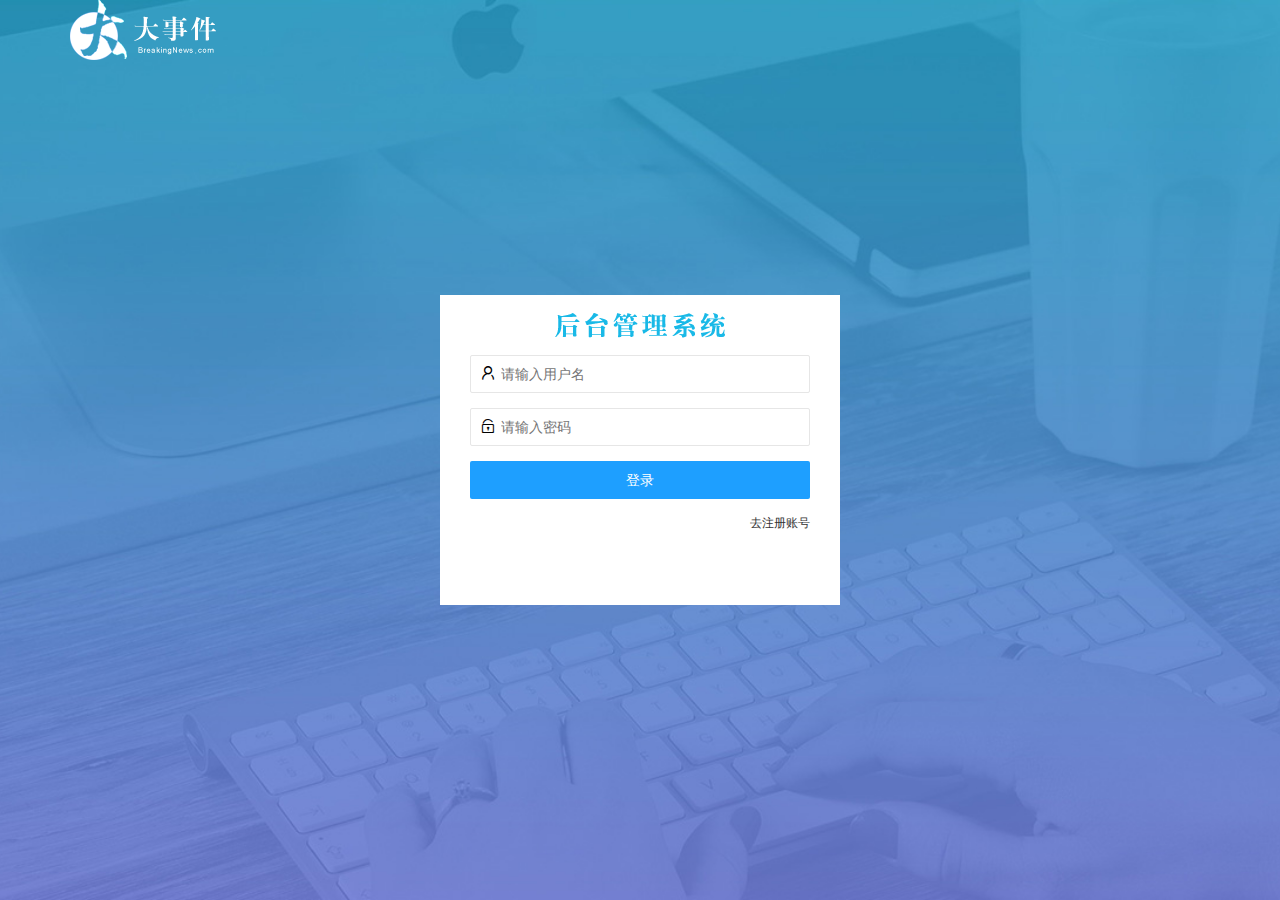
<file: login.html>
<!DOCTYPE html>
<html lang="en">

<head>
    <meta charset="UTF-8">
    <meta http-equiv="X-UA-Compatible" content="IE=edge">
    <meta name="viewport" content="width=device-width, initial-scale=1.0">
    <title>大事件-登录/注册</title>
    <!-- 导入layui的样式 -->
    <link rel="stylesheet" href="./assets/lib/layui/css/layui.css"></link>
    <!-- 导入自定义样式 -->
    <link rel="stylesheet" href="./assets/css/login.css">
</head>

<body>
    <!-- 头部logo区域 -->
    <div class="layui-main">
        <img src="./assets/images/logo.png" alt="">
    </div>
    <!-- 登录注册区域 -->
    <div class="loginAndRegBox">
        <div class="title-box"></div>
        <!-- 登录的div -->
        <div class="login-box">
            <!-- 登录的表单 -->
            <form class="layui-form" id="form_login">
                <!-- 用户名 -->
                <div class="layui-form-item">
                    <i class="layui-icon layui-icon-username"></i>
                    <input type="text" name="username" required lay-verify="required" placeholder="请输入用户名" autocomplete="off" class="layui-input">
                </div>
                <!-- 密码 -->
                <div class="layui-form-item">
                    <i class="layui-icon layui-icon-password"></i>
                    <input type="password" name="password" required lay-verify="required|pwd" placeholder="请输入密码" autocomplete="off" class="layui-input">
                </div>
                <!-- 登录按钮 -->
                <div class="layui-form-item">
                    <button class="layui-btn layui-btn-fluid layui-btn-normal" lay-submit>登录</button>
                </div>
                <div class="layui-form-item links">
                    <a href="javascript:;" id="link_reg">去注册账号</a>
                </div>
            </form>
        </div>
        <!-- 注册的div -->
        <div class="reg-box">
            <!-- 注册的表单 -->
            <form class="layui-form" id="form_reg">
                <!-- 用户名 -->
                <div class="layui-form-item">
                    <i class="layui-icon layui-icon-username"></i>
                    <input type="text" name="username" required lay-verify="required" placeholder="请输入用户名" autocomplete="off" class="layui-input">
                </div>
                <!-- 密码 -->
                <div class="layui-form-item">
                    <i class="layui-icon layui-icon-password"></i>
                    <input type="password" name="password" required lay-verify="required|pwd" placeholder="请输入密码" autocomplete="off" class="layui-input">
                </div>
                <!-- 确认密码 -->
                <div class="layui-form-item">
                    <i class="layui-icon layui-icon-password"></i>
                    <input type="password" name="repassword" required lay-verify="required|pwd|repwd" placeholder="再次确认密码" autocomplete="off" class="layui-input">
                </div>
                <!-- 注册按钮 -->
                <div class="layui-form-item">
                    <button class="layui-btn layui-btn-fluid layui-btn-normal" lay-submit>注册</button>
                </div>
                <div class="layui-form-item links">
                    <a href="javascript:;" id="link_login">去登录</a>
                </div>
            </form>
        </div>
    </div>


    <script src="./assets/lib/layui/layui.all.js"></script>
    <script src="./assets/lib/jquery.js"></script>
    <script src="./assets/js/baseAPI.js"></script>
    <script src="./assets/js/login.js"></script>
</body>

</html>
</file>
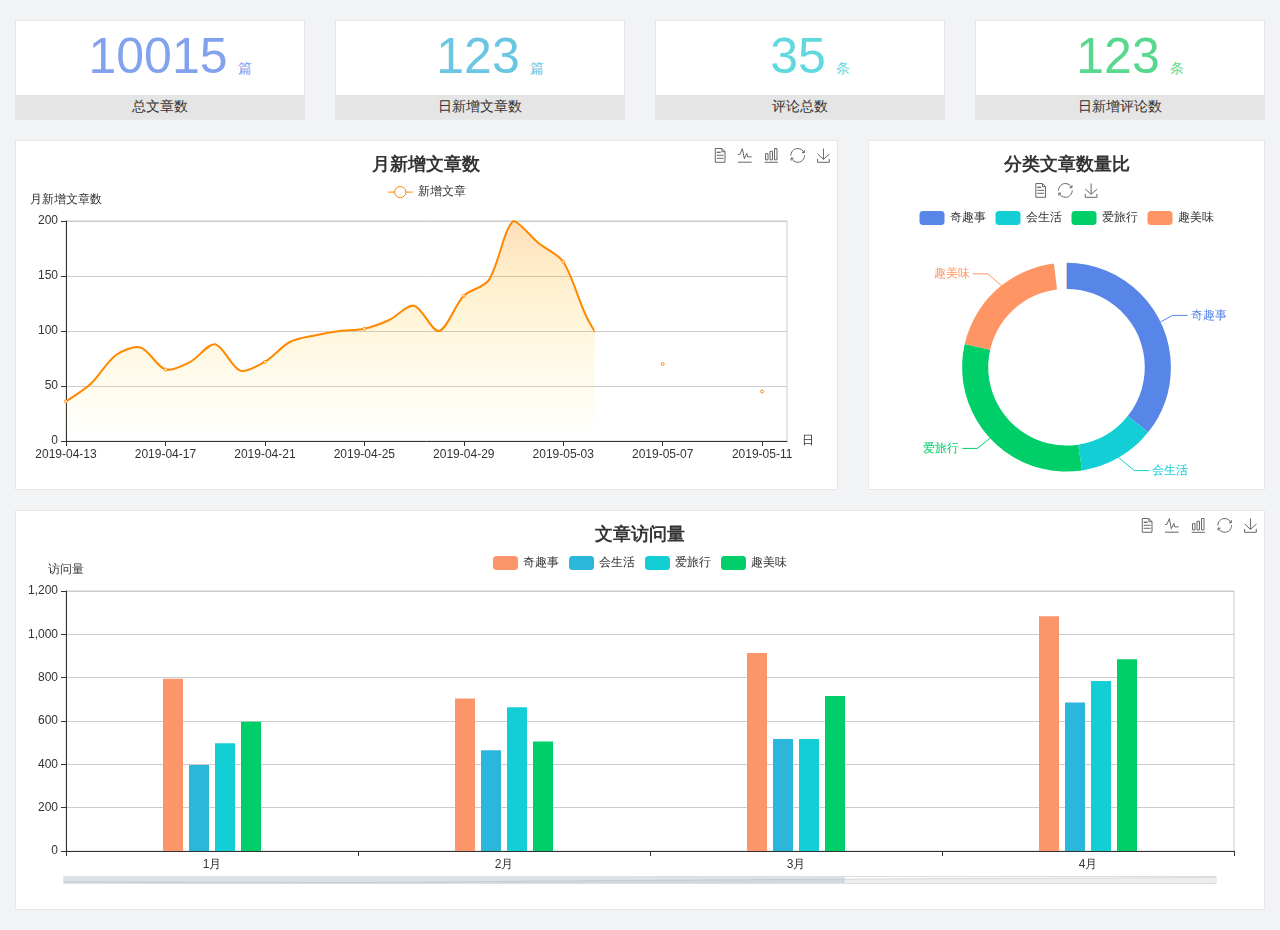
<file: home/dashboard.html>
<!DOCTYPE html>
<html lang="en">

<head>
  <meta charset="UTF-8">
  <meta name="viewport" content="width=device-width, initial-scale=1.0">
  <meta http-equiv="X-UA-Compatible" content="ie=edge">
  <title>图表统计</title>
  <link rel="stylesheet" href="../../assets/lib/bootstrap.css" />
  <link rel="stylesheet" href="../../assets/lib/main.css" />
  <script src="../../assets/lib/jquery.js"></script>
  <script type="text/javascript" src="../../assets/lib/echarts.min.js"></script>
</head>

<body>
  <div class="container-fluid">
    <div class="row spannel_list">
      <div class="col-sm-3 col-xs-6">
        <div class="spannel">
          <em>10015</em><span>篇</span>
          <b>总文章数</b>
        </div>
      </div>
      <div class="col-sm-3 col-xs-6">
        <div class="spannel scolor01">
          <em>123</em><span>篇</span>
          <b>日新增文章数</b>
        </div>
      </div>
      <div class="col-sm-3 col-xs-6">
        <div class="spannel scolor02">
          <em>35</em><span>条</span>
          <b>评论总数</b>
        </div>
      </div>
      <div class="col-sm-3 col-xs-6">
        <div class="spannel scolor03">
          <em>123</em><span>条</span>
          <b>日新增评论数</b>
        </div>
      </div>
    </div>
  </div>

  <div class="container-fluid">
    <div class="row curve-pie">
      <div class="col-lg-8 col-md-8">
        <div class="gragh_pannel" id="curve_show"></div>
      </div>
      <div class="col-lg-4 col-md-4">
        <div class="gragh_pannel" id="pie_show"></div>
      </div>
    </div>
  </div>

  <div class="container-fluid">
    <div class="column_pannel" id="column_show"></div>
  </div>

  <script>
    var oChart = echarts.init(document.getElementById('curve_show'));
    var aList_all = [
      { 'count': 36, 'date': '2019-04-13' },
      { 'count': 52, 'date': '2019-04-14' },
      { 'count': 78, 'date': '2019-04-15' },
      { 'count': 85, 'date': '2019-04-16' },
      { 'count': 65, 'date': '2019-04-17' },
      { 'count': 72, 'date': '2019-04-18' },
      { 'count': 88, 'date': '2019-04-19' },
      { 'count': 64, 'date': '2019-04-20' },
      { 'count': 72, 'date': '2019-04-21' },
      { 'count': 90, 'date': '2019-04-22' },
      { 'count': 96, 'date': '2019-04-23' },
      { 'count': 100, 'date': '2019-04-24' },
      { 'count': 102, 'date': '2019-04-25' },
      { 'count': 110, 'date': '2019-04-26' },
      { 'count': 123, 'date': '2019-04-27' },
      { 'count': 100, 'date': '2019-04-28' },
      { 'count': 132, 'date': '2019-04-29' },
      { 'count': 146, 'date': '2019-04-30' },
      { 'count': 200, 'date': '2019-05-01' },
      { 'count': 180, 'date': '2019-05-02' },
      { 'count': 163, 'date': '2019-05-03' },
      { 'count': 110, 'date': '2019-05-04' },
      { 'count': 80, 'date': '2019-05-05' },
      { 'count': 82, 'date': '2019-05-06' },
      { 'count': 70, 'date': '2019-05-07' },
      { 'count': 65, 'date': '2019-05-08' },
      { 'count': 54, 'date': '2019-05-09' },
      { 'count': 40, 'date': '2019-05-10' },
      { 'count': 45, 'date': '2019-05-11' },
      { 'count': 38, 'date': '2019-05-12' },
    ];

    let aCount = [];
    let aDate = [];

    for (var i = 0; i < aList_all.length; i++) {
      aCount.push(aList_all[i].count);
      aDate.push(aList_all[i].date);
    }

    var chartopt = {
      title: {
        text: '月新增文章数',
        left: 'center',
        top: '10'
      },
      tooltip: {
        trigger: 'axis'
      },
      legend: {
        data: ['新增文章'],
        top: '40'
      },
      toolbox: {
        show: true,
        feature: {
          mark: { show: true },
          dataView: { show: true, readOnly: false },
          magicType: { show: true, type: ['line', 'bar'] },
          restore: { show: true },
          saveAsImage: { show: true }
        }
      },
      calculable: true,
      xAxis: [
        {
          name: '日',
          type: 'category',
          boundaryGap: false,
          data: aDate
        }
      ],
      yAxis: [
        {
          name: '月新增文章数',
          type: 'value'
        }
      ],
      series: [
        {
          name: '新增文章',
          type: 'line',
          smooth: true,
          itemStyle: { normal: { areaStyle: { type: 'default' }, color: '#f80' }, lineStyle: { color: '#f80' } },
          data: aCount
        }],
      areaStyle: {
        normal: {
          color: new echarts.graphic.LinearGradient(0, 0, 0, 1, [{
            offset: 0,
            color: 'rgba(255,136,0,0.39)'
          }, {
            offset: .34,
            color: 'rgba(255,180,0,0.25)'
          }, {
            offset: 1,
            color: 'rgba(255,222,0,0.00)'
          }])

        }
      },
      grid: {
        show: true,
        x: 50,
        x2: 50,
        y: 80,
        height: 220
      }
    };

    oChart.setOption(chartopt);


    var oPie = echarts.init(document.getElementById('pie_show'));
    var oPieopt =
    {
      title: {
        top: 10,
        text: '分类文章数量比',
        x: 'center'
      },
      tooltip: {
        trigger: 'item',
        formatter: "{a} <br/>{b} : {c} ({d}%)"
      },
      color: ['#5885e8', '#13cfd5', '#00ce68', '#ff9565'],
      legend: {
        x: 'center',
        top: 65,
        data: ['奇趣事', '会生活', '爱旅行', '趣美味']
      },
      toolbox: {
        show: true,
        x: 'center',
        top: 35,
        feature: {
          mark: { show: true },
          dataView: { show: true, readOnly: false },
          magicType: {
            show: true,
            type: ['pie', 'funnel'],
            option: {
              funnel: {
                x: '25%',
                width: '50%',
                funnelAlign: 'left',
                max: 1548
              }
            }
          },
          restore: { show: true },
          saveAsImage: { show: true }
        }
      },
      calculable: true,
      series: [
        {
          name: '访问来源',
          type: 'pie',
          radius: ['45%', '60%'],
          center: ['50%', '65%'],
          data: [
            { value: 300, name: '奇趣事' },
            { value: 100, name: '会生活' },
            { value: 260, name: '爱旅行' },
            { value: 180, name: '趣美味' }
          ]
        }
      ]
    };
    oPie.setOption(oPieopt);



    var oColumn = this.echarts.init(document.getElementById('column_show'));
    var oColumnopt =
    {
      title: {
        text: '文章访问量',
        left: 'center',
        top: '10'
      },
      tooltip: {
        trigger: 'axis'
      },
      legend: {
        data: ['奇趣事', '会生活', '爱旅行', '趣美味'],
        top: '40'
      },
      toolbox: {
        show: true,
        feature: {
          mark: { show: true },
          dataView: { show: true, readOnly: false },
          magicType: { show: true, type: ['line', 'bar'] },
          restore: { show: true },
          saveAsImage: { show: true }
        }
      },
      calculable: true,
      xAxis: [
        {
          type: 'category',
          data: ['1月', '2月', '3月', '4月', '5月']
        }
      ],
      yAxis: [
        {
          name: '访问量',
          type: 'value'
        }
      ],
      series: [
        {
          name: '奇趣事',
          type: 'bar',
          barWidth: 20,
          itemStyle: {
            normal: { areaStyle: { type: 'default' }, color: '#fd956a' }
          },
          data: [800, 708, 920, 1090, 1200]
        },
        {
          name: '会生活',
          type: 'bar',
          barWidth: 20,
          itemStyle: {
            normal: { areaStyle: { type: 'default' }, color: '#2bb6db' }
          },
          data: [400, 468, 520, 690, 800]
        },
        {
          name: '爱旅行',
          type: 'bar',
          barWidth: 20,
          itemStyle: {
            normal: { areaStyle: { type: 'default' }, color: '#13cfd5' }
          },
          data: [500, 668, 520, 790, 900]
        },
        {
          name: '趣美味',
          type: 'bar',
          barWidth: 20,
          itemStyle: {
            normal: { areaStyle: { type: 'default' }, color: '#00ce68' }
          },
          data: [600, 508, 720, 890, 1000]
        }
      ],
      grid: {
        show: true,
        x: 50,
        x2: 30,
        y: 80,
        height: 260
      },
      dataZoom: [//给x轴设置滚动条
        {
          start: 0,//默认为0
          end: 100 - 1000 / 31,//默认为100
          type: 'slider',
          show: true,
          xAxisIndex: [0],
          handleSize: 0,//滑动条的 左右2个滑动条的大小
          height: 8,//组件高度
          left: 45, //左边的距离
          right: 50,//右边的距离
          bottom: 26,//右边的距离
          handleColor: '#ddd',//h滑动图标的颜色
          handleStyle: {
            borderColor: "#cacaca",
            borderWidth: "1",
            shadowBlur: 2,
            background: "#ddd",
            shadowColor: "#ddd",
          }
        }]
    };
    oColumn.setOption(oColumnopt);
  </script>
</body>

</html>
</file>
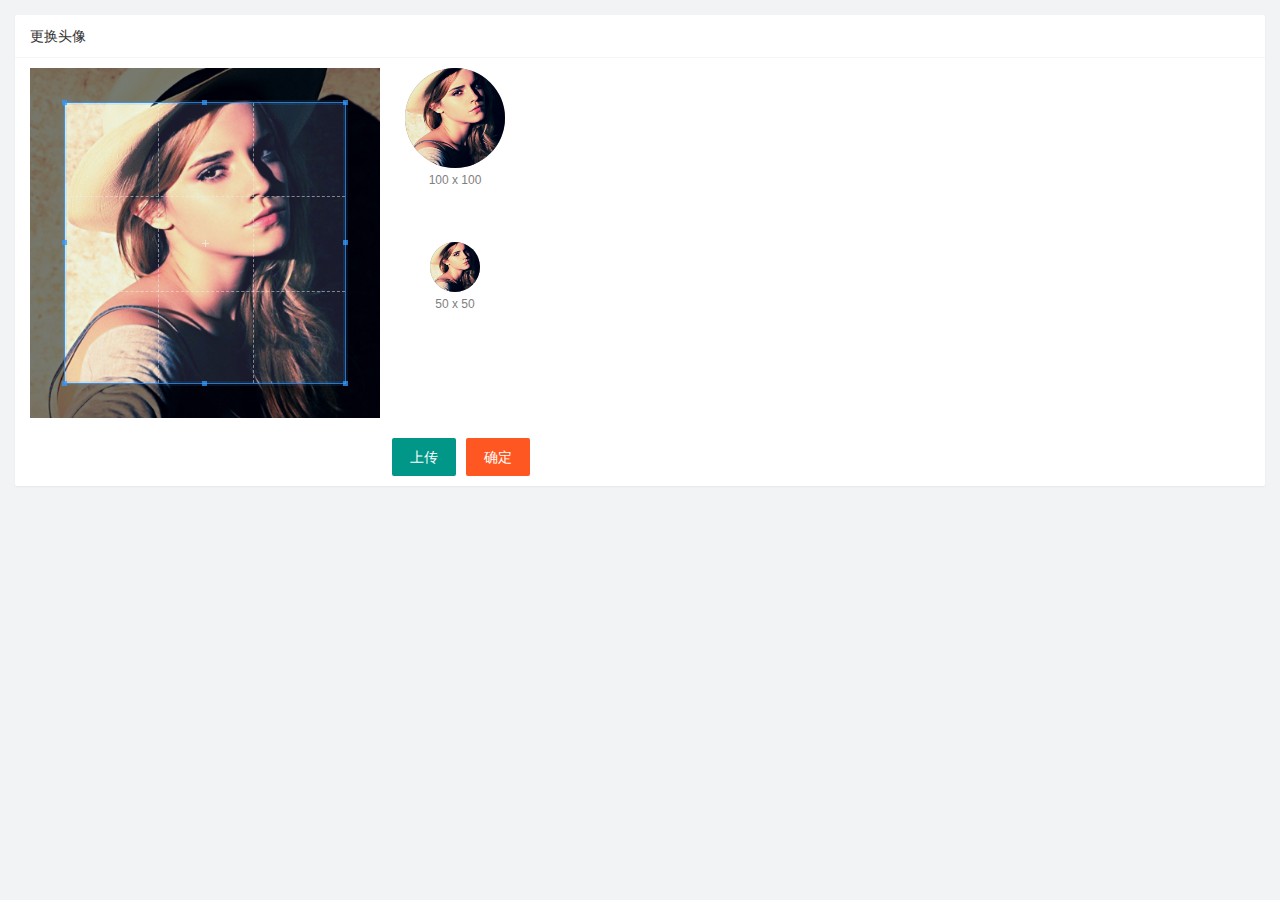
<file: user/user_avatar.html>
<!DOCTYPE html>
<html lang="en">

<head>
    <meta charset="UTF-8">
    <meta http-equiv="X-UA-Compatible" content="IE=edge">
    <meta name="viewport" content="width=device-width, initial-scale=1.0">
    <title>Document</title>
    <link rel="stylesheet" href="../assets/lib/layui/css/layui.css">
    <link rel="stylesheet" href="/assets/lib/cropper/cropper.css" />
    <link rel="stylesheet" href="../assets/css/user/user_avatar.css">
</head>

<body>
    <div class="layui-card">
        <div class="layui-card-header">更换头像</div>
        <div class="layui-card-body">
            <!-- 第一行的图片裁剪和预览区域 -->
            <div class="row1">
                <!-- 图片裁剪区域 -->
                <div class="cropper-box">
                    <!-- 这个 img 标签很重要，将来会把它初始化为裁剪区域 -->
                    <img id="image" src="/assets/images/sample.jpg" />
                </div>
                <!-- 图片的预览区域 -->
                <div class="preview-box">
                    <div>
                        <!-- 宽高为 100px 的预览区域 -->
                        <div class="img-preview w100"></div>
                        <p class="size">100 x 100</p>
                    </div>
                    <div>
                        <!-- 宽高为 50px 的预览区域 -->
                        <div class="img-preview w50"></div>
                        <p class="size">50 x 50</p>
                    </div>
                </div>
            </div>

            <!-- 第二行的按钮区域 -->
            <div class="row2">
                <!-- 通过accept属性，可以指定用户选择什么类型的文件 -->
                <input type="file" id="file" accept="image/png,image/jpeg" style="display: none;">
                <button type="button" class="layui-btn" id="btnChooseImage">上传</button>
                <button type="button" class="layui-btn layui-btn-danger" id="btnUpload">确定</button>
            </div>
        </div>
    </div>

    <script src="../assets/lib/layui/layui.all.js"></script>
    <script src="/assets/lib/jquery.js"></script>
    <script src="/assets/lib/cropper/Cropper.js"></script>
    <script src="/assets/lib/cropper/jquery-cropper.js"></script>
    <script src="../assets/js/baseAPI.js"></script>
    <script src="../assets/js/user/user_avatar.js"></script>
</body>

</html>
</file>
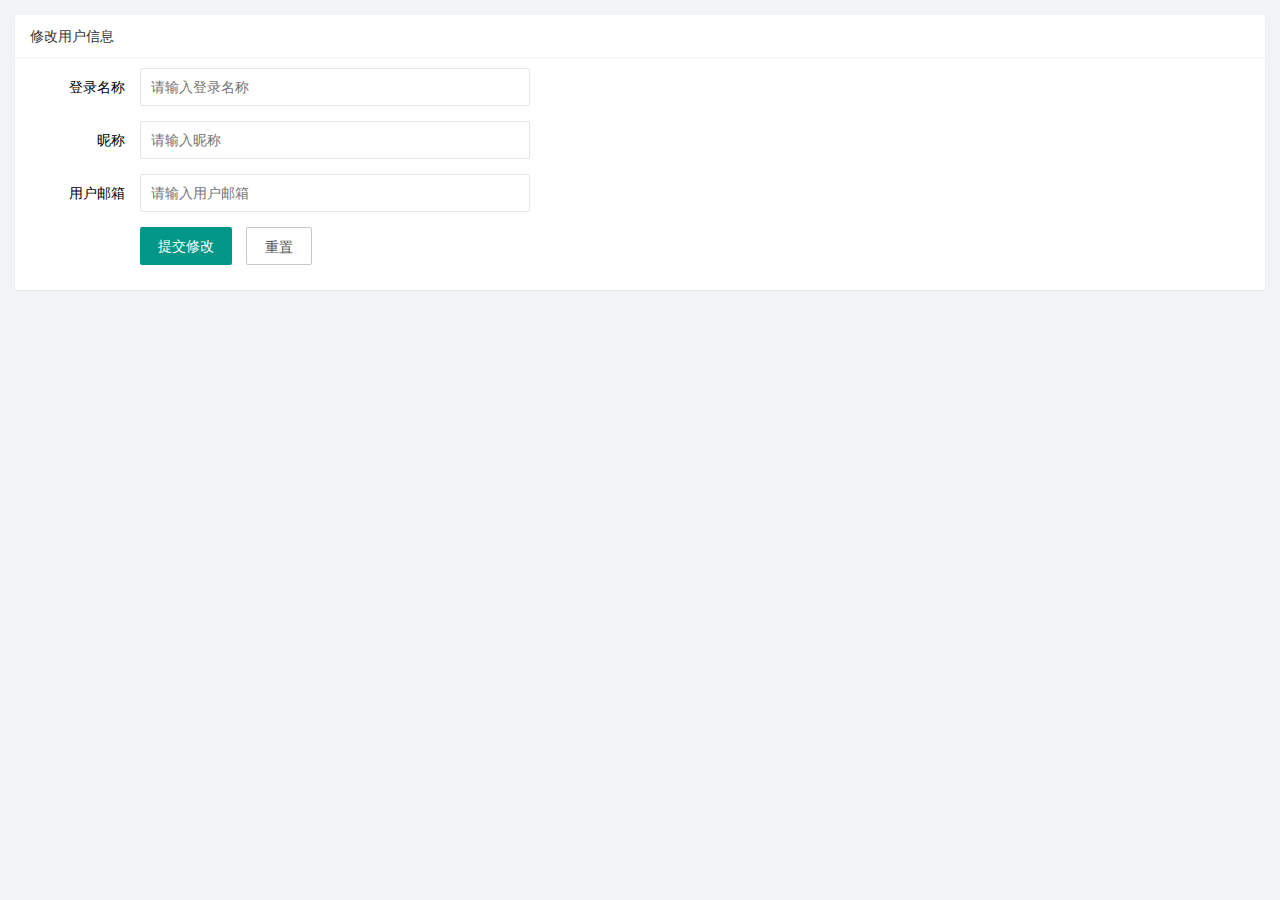
<file: user/user_info.html>
<!DOCTYPE html>
<html lang="en">

<head>
    <meta charset="UTF-8">
    <meta http-equiv="X-UA-Compatible" content="IE=edge">
    <meta name="viewport" content="width=device-width, initial-scale=1.0">
    <title>Document</title>
    <link rel="stylesheet" href="../assets/lib/layui/css/layui.css">
    <link rel="stylesheet" href="../assets/css/user/user_info.css">
</head>

<body>
    <div class="layui-card">
        <div class="layui-card-header">修改用户信息</div>
        <div class="layui-card-body">
            <!-- form 表单区域 -->
            <form class="layui-form" lay-filter="formUserInfo">
                <!-- 这是隐藏域 -->
                <input type="hidden" name="id" value="">
                <div class="layui-form-item">
                    <label class="layui-form-label">登录名称</label>
                    <div class="layui-input-block">
                        <input type="text" name="username" required lay-verify="required" placeholder="请输入登录名称" readonly autocomplete="off" class="layui-input">
                    </div>
                </div>
                <div class="layui-form-item">
                    <label class="layui-form-label">昵称</label>
                    <div class="layui-input-block">
                        <input type="text" name="nickname" required lay-verify="required|nickname" placeholder="请输入昵称" autocomplete="off" class="layui-input">
                    </div>
                </div>
                <div class="layui-form-item">
                    <label class="layui-form-label">用户邮箱</label>
                    <div class="layui-input-block">
                        <input type="text" name="email" required lay-verify="required|email" placeholder="请输入用户邮箱" autocomplete="off" class="layui-input">
                    </div>
                </div>
                <div class="layui-form-item">
                    <div class="layui-input-block">
                        <button class="layui-btn" lay-submit lay-filter="formDemo" id="btnSubmit">提交修改</button>
                        <button type="reset" class="layui-btn layui-btn-primary" id="btnReset">重置</button>
                    </div>
                </div>
            </form>
        </div>
    </div>

    <script src="../assets/lib/layui/layui.all.js"></script>
    <script src="../assets/lib/jquery.js"></script>
    <script src="../assets/js/baseAPI.js"></script>
    <script src="../assets/js/user/user_info.js"></script>
</body>

</html>
</file>
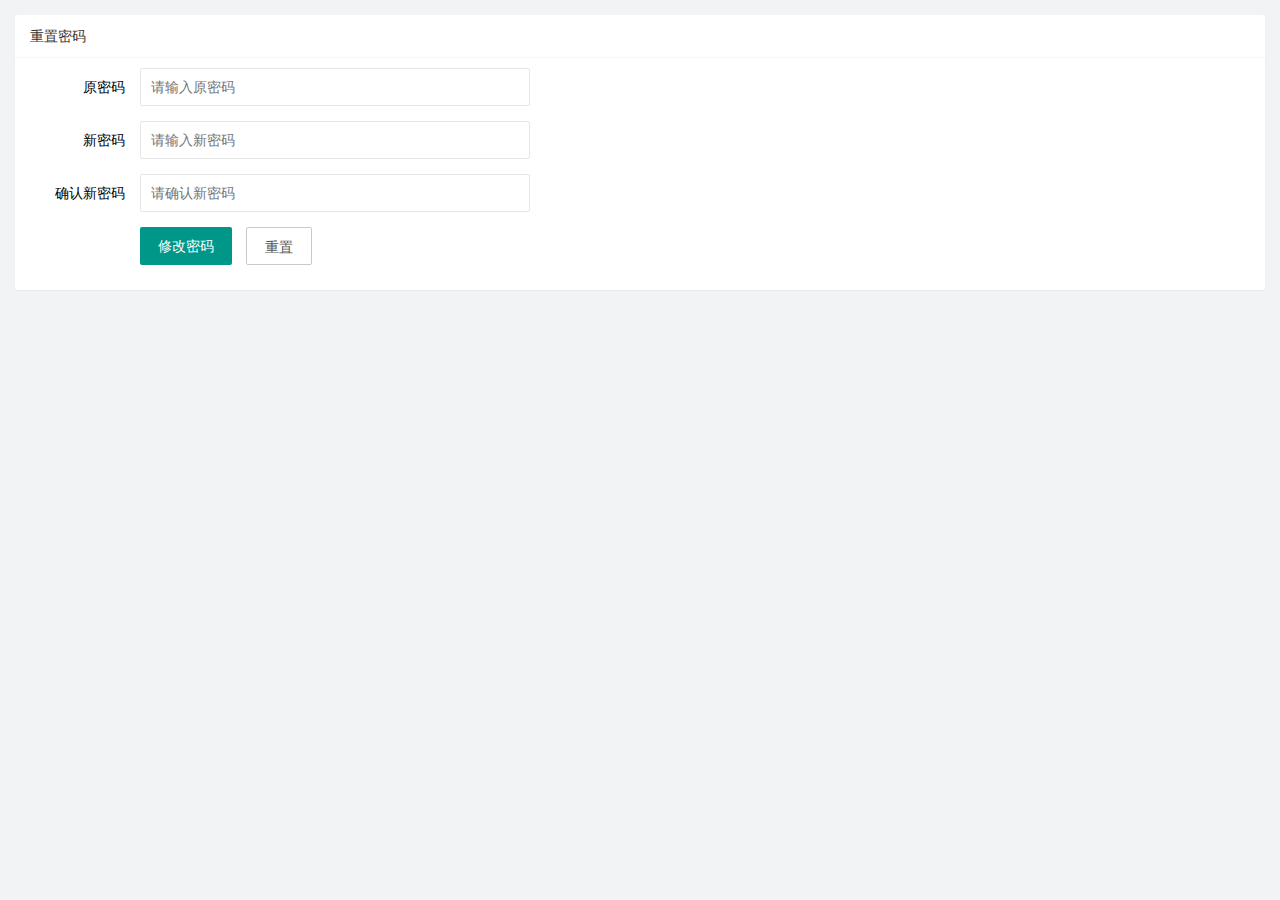
<file: user/user_password.html>
<!DOCTYPE html>
<html lang="en">

<head>
    <meta charset="UTF-8">
    <meta http-equiv="X-UA-Compatible" content="IE=edge">
    <meta name="viewport" content="width=device-width, initial-scale=1.0">
    <title>Document</title>
    <link rel="stylesheet" href="../assets/lib/layui/css/layui.css">
    <link rel="stylesheet" href="../assets/css/user/user_password.css">
</head>

<body>
    <div class="layui-card">
        <div class="layui-card-header">重置密码</div>
        <div class="layui-card-body">
            <form class="layui-form" action="">
                <div class="layui-form-item">
                    <label class="layui-form-label">原密码</label>
                    <div class="layui-input-block">
                        <input type="password" name="oldPwd" required lay-verify="required|pwd" placeholder="请输入原密码" autocomplete="off" class="layui-input">
                    </div>
                </div>
                <div class="layui-form-item">
                    <label class="layui-form-label">新密码</label>
                    <div class="layui-input-block">
                        <input type="password" name="newPwd" required lay-verify="required|pwd|samePwd" placeholder="请输入新密码" autocomplete="off" class="layui-input">
                    </div>
                </div>
                <div class="layui-form-item">
                    <label class="layui-form-label">确认新密码</label>
                    <div class="layui-input-block">
                        <input type="password" name="rePwd" required lay-verify="required|pwd|rePwd" placeholder="请确认新密码" autocomplete="off" class="layui-input">
                    </div>
                </div>
                <div class="layui-form-item">
                    <div class="layui-input-block">
                        <button class="layui-btn" lay-submit lay-filter="formDemo">修改密码</button>
                        <button type="reset" class="layui-btn layui-btn-primary">重置</button>
                    </div>
                </div>
            </form>
        </div>
    </div>

    <script src="../assets/lib/layui/layui.all.js"></script>
    <script src="../assets/lib/jquery.js"></script>
    <script src="../assets/js/baseAPI.js"></script>
    <script src="../assets/js/user/user_password.js"></script>
</body>

</html>
</file>
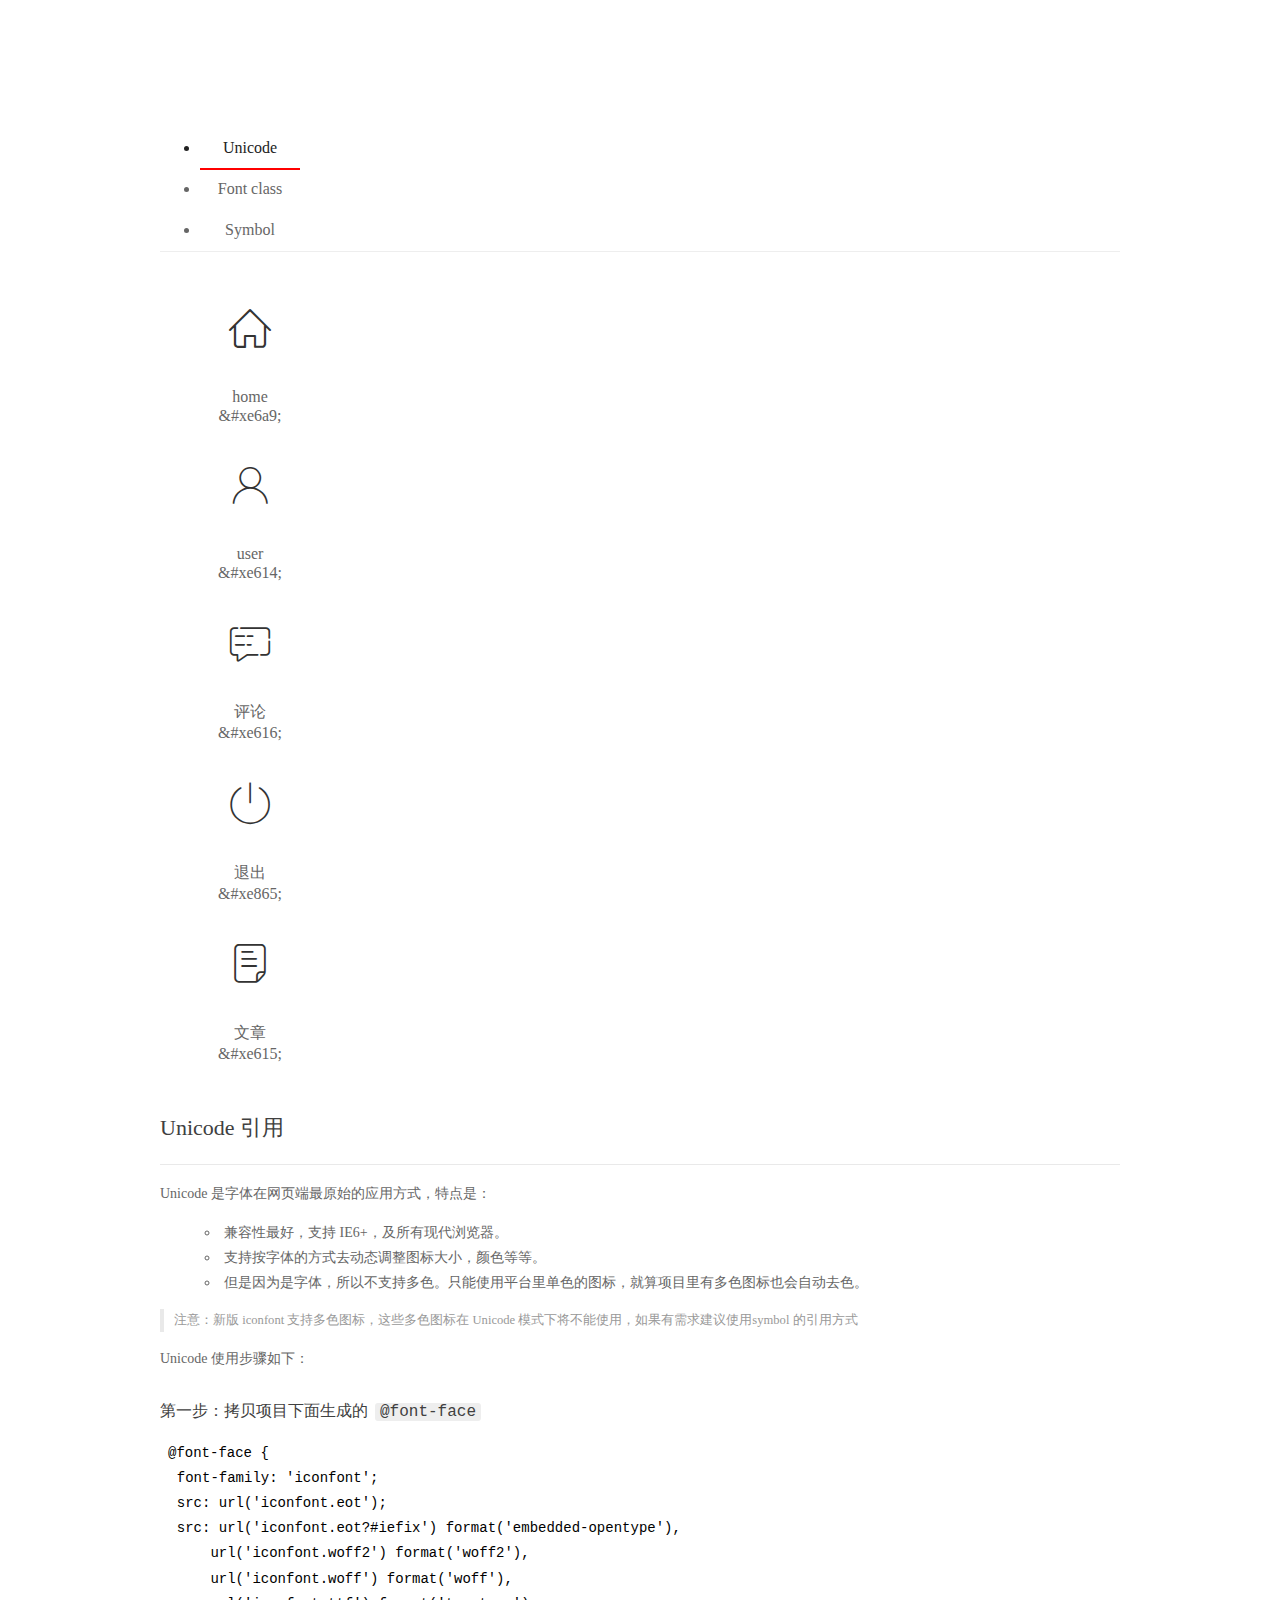
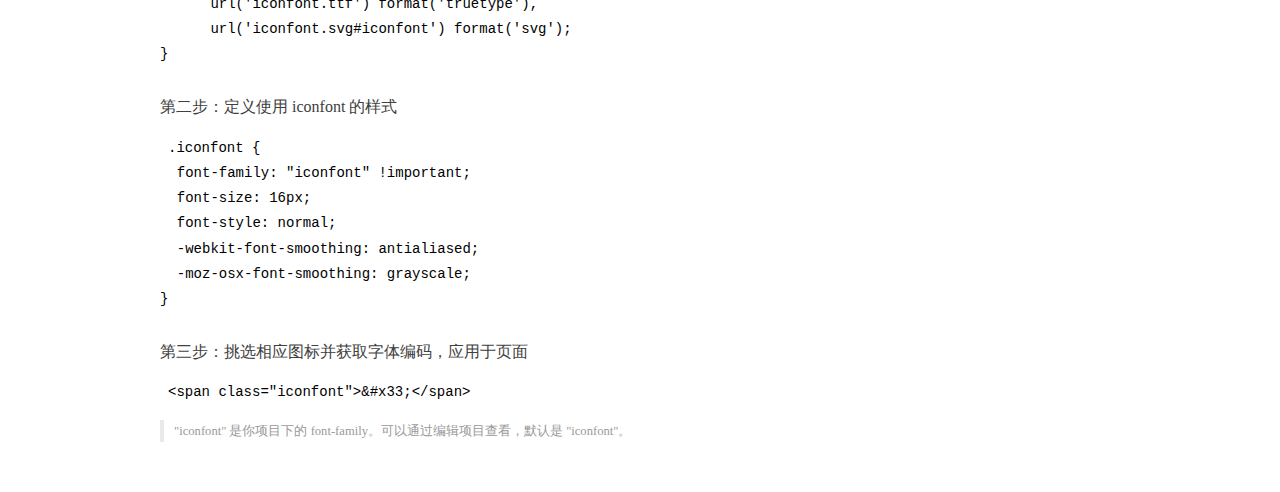
<file: assets/fonts/demo_index.html>
<!DOCTYPE html>
<html>
<head>
  <meta charset="utf-8"/>
  <title>IconFont Demo</title>
  <link rel="shortcut icon" href="https://gtms04.alicdn.com/tps/i4/TB1_oz6GVXXXXaFXpXXJDFnIXXX-64-64.ico" type="image/x-icon"/>
  <link rel="stylesheet" href="https://g.alicdn.com/thx/cube/1.3.2/cube.min.css">
  <link rel="stylesheet" href="demo.css">
  <link rel="stylesheet" href="iconfont.css">
  <script src="iconfont.js"></script>
  <!-- jQuery -->
  <script src="https://a1.alicdn.com/oss/uploads/2018/12/26/7bfddb60-08e8-11e9-9b04-53e73bb6408b.js"></script>
  <!-- 代码高亮 -->
  <script src="https://a1.alicdn.com/oss/uploads/2018/12/26/a3f714d0-08e6-11e9-8a15-ebf944d7534c.js"></script>
</head>
<body>
  <div class="main">
    <h1 class="logo"><a href="https://www.iconfont.cn/" title="iconfont 首页" target="_blank">&#xe86b;</a></h1>
    <div class="nav-tabs">
      <ul id="tabs" class="dib-box">
        <li class="dib active"><span>Unicode</span></li>
        <li class="dib"><span>Font class</span></li>
        <li class="dib"><span>Symbol</span></li>
      </ul>
      
    </div>
    <div class="tab-container">
      <div class="content unicode" style="display: block;">
          <ul class="icon_lists dib-box">
          
            <li class="dib">
              <span class="icon iconfont">&#xe6a9;</span>
                <div class="name">home</div>
                <div class="code-name">&amp;#xe6a9;</div>
              </li>
          
            <li class="dib">
              <span class="icon iconfont">&#xe614;</span>
                <div class="name">user</div>
                <div class="code-name">&amp;#xe614;</div>
              </li>
          
            <li class="dib">
              <span class="icon iconfont">&#xe616;</span>
                <div class="name">评论</div>
                <div class="code-name">&amp;#xe616;</div>
              </li>
          
            <li class="dib">
              <span class="icon iconfont">&#xe865;</span>
                <div class="name">退出</div>
                <div class="code-name">&amp;#xe865;</div>
              </li>
          
            <li class="dib">
              <span class="icon iconfont">&#xe615;</span>
                <div class="name">文章</div>
                <div class="code-name">&amp;#xe615;</div>
              </li>
          
          </ul>
          <div class="article markdown">
          <h2 id="unicode-">Unicode 引用</h2>
          <hr>

          <p>Unicode 是字体在网页端最原始的应用方式，特点是：</p>
          <ul>
            <li>兼容性最好，支持 IE6+，及所有现代浏览器。</li>
            <li>支持按字体的方式去动态调整图标大小，颜色等等。</li>
            <li>但是因为是字体，所以不支持多色。只能使用平台里单色的图标，就算项目里有多色图标也会自动去色。</li>
          </ul>
          <blockquote>
            <p>注意：新版 iconfont 支持多色图标，这些多色图标在 Unicode 模式下将不能使用，如果有需求建议使用symbol 的引用方式</p>
          </blockquote>
          <p>Unicode 使用步骤如下：</p>
          <h3 id="-font-face">第一步：拷贝项目下面生成的 <code>@font-face</code></h3>
<pre><code class="language-css"
>@font-face {
  font-family: 'iconfont';
  src: url('iconfont.eot');
  src: url('iconfont.eot?#iefix') format('embedded-opentype'),
      url('iconfont.woff2') format('woff2'),
      url('iconfont.woff') format('woff'),
      url('iconfont.ttf') format('truetype'),
      url('iconfont.svg#iconfont') format('svg');
}
</code></pre>
          <h3 id="-iconfont-">第二步：定义使用 iconfont 的样式</h3>
<pre><code class="language-css"
>.iconfont {
  font-family: "iconfont" !important;
  font-size: 16px;
  font-style: normal;
  -webkit-font-smoothing: antialiased;
  -moz-osx-font-smoothing: grayscale;
}
</code></pre>
          <h3 id="-">第三步：挑选相应图标并获取字体编码，应用于页面</h3>
<pre>
<code class="language-html"
>&lt;span class="iconfont"&gt;&amp;#x33;&lt;/span&gt;
</code></pre>
          <blockquote>
            <p>"iconfont" 是你项目下的 font-family。可以通过编辑项目查看，默认是 "iconfont"。</p>
          </blockquote>
          </div>
      </div>
      <div class="content font-class">
        <ul class="icon_lists dib-box">
          
          <li class="dib">
            <span class="icon iconfont icon-home"></span>
            <div class="name">
              home
            </div>
            <div class="code-name">.icon-home
            </div>
          </li>
          
          <li class="dib">
            <span class="icon iconfont icon-user"></span>
            <div class="name">
              user
            </div>
            <div class="code-name">.icon-user
            </div>
          </li>
          
          <li class="dib">
            <span class="icon iconfont icon-pinglun"></span>
            <div class="name">
              评论
            </div>
            <div class="code-name">.icon-pinglun
            </div>
          </li>
          
          <li class="dib">
            <span class="icon iconfont icon-tuichu"></span>
            <div class="name">
              退出
            </div>
            <div class="code-name">.icon-tuichu
            </div>
          </li>
          
          <li class="dib">
            <span class="icon iconfont icon-16"></span>
            <div class="name">
              文章
            </div>
            <div class="code-name">.icon-16
            </div>
          </li>
          
        </ul>
        <div class="article markdown">
        <h2 id="font-class-">font-class 引用</h2>
        <hr>

        <p>font-class 是 Unicode 使用方式的一种变种，主要是解决 Unicode 书写不直观，语意不明确的问题。</p>
        <p>与 Unicode 使用方式相比，具有如下特点：</p>
        <ul>
          <li>兼容性良好，支持 IE8+，及所有现代浏览器。</li>
          <li>相比于 Unicode 语意明确，书写更直观。可以很容易分辨这个 icon 是什么。</li>
          <li>因为使用 class 来定义图标，所以当要替换图标时，只需要修改 class 里面的 Unicode 引用。</li>
          <li>不过因为本质上还是使用的字体，所以多色图标还是不支持的。</li>
        </ul>
        <p>使用步骤如下：</p>
        <h3 id="-fontclass-">第一步：引入项目下面生成的 fontclass 代码：</h3>
<pre><code class="language-html">&lt;link rel="stylesheet" href="./iconfont.css"&gt;
</code></pre>
        <h3 id="-">第二步：挑选相应图标并获取类名，应用于页面：</h3>
<pre><code class="language-html">&lt;span class="iconfont icon-xxx"&gt;&lt;/span&gt;
</code></pre>
        <blockquote>
          <p>"
            iconfont" 是你项目下的 font-family。可以通过编辑项目查看，默认是 "iconfont"。</p>
        </blockquote>
      </div>
      </div>
      <div class="content symbol">
          <ul class="icon_lists dib-box">
          
            <li class="dib">
                <svg class="icon svg-icon" aria-hidden="true">
                  <use xlink:href="#icon-home"></use>
                </svg>
                <div class="name">home</div>
                <div class="code-name">#icon-home</div>
            </li>
          
            <li class="dib">
                <svg class="icon svg-icon" aria-hidden="true">
                  <use xlink:href="#icon-user"></use>
                </svg>
                <div class="name">user</div>
                <div class="code-name">#icon-user</div>
            </li>
          
            <li class="dib">
                <svg class="icon svg-icon" aria-hidden="true">
                  <use xlink:href="#icon-pinglun"></use>
                </svg>
                <div class="name">评论</div>
                <div class="code-name">#icon-pinglun</div>
            </li>
          
            <li class="dib">
                <svg class="icon svg-icon" aria-hidden="true">
                  <use xlink:href="#icon-tuichu"></use>
                </svg>
                <div class="name">退出</div>
                <div class="code-name">#icon-tuichu</div>
            </li>
          
            <li class="dib">
                <svg class="icon svg-icon" aria-hidden="true">
                  <use xlink:href="#icon-16"></use>
                </svg>
                <div class="name">文章</div>
                <div class="code-name">#icon-16</div>
            </li>
          
          </ul>
          <div class="article markdown">
          <h2 id="symbol-">Symbol 引用</h2>
          <hr>

          <p>这是一种全新的使用方式，应该说这才是未来的主流，也是平台目前推荐的用法。相关介绍可以参考这篇<a href="">文章</a>
            这种用法其实是做了一个 SVG 的集合，与另外两种相比具有如下特点：</p>
          <ul>
            <li>支持多色图标了，不再受单色限制。</li>
            <li>通过一些技巧，支持像字体那样，通过 <code>font-size</code>, <code>color</code> 来调整样式。</li>
            <li>兼容性较差，支持 IE9+，及现代浏览器。</li>
            <li>浏览器渲染 SVG 的性能一般，还不如 png。</li>
          </ul>
          <p>使用步骤如下：</p>
          <h3 id="-symbol-">第一步：引入项目下面生成的 symbol 代码：</h3>
<pre><code class="language-html">&lt;script src="./iconfont.js"&gt;&lt;/script&gt;
</code></pre>
          <h3 id="-css-">第二步：加入通用 CSS 代码（引入一次就行）：</h3>
<pre><code class="language-html">&lt;style&gt;
.icon {
  width: 1em;
  height: 1em;
  vertical-align: -0.15em;
  fill: currentColor;
  overflow: hidden;
}
&lt;/style&gt;
</code></pre>
          <h3 id="-">第三步：挑选相应图标并获取类名，应用于页面：</h3>
<pre><code class="language-html">&lt;svg class="icon" aria-hidden="true"&gt;
  &lt;use xlink:href="#icon-xxx"&gt;&lt;/use&gt;
&lt;/svg&gt;
</code></pre>
          </div>
      </div>

    </div>
  </div>
  <script>
  $(document).ready(function () {
      $('.tab-container .content:first').show()

      $('#tabs li').click(function (e) {
        var tabContent = $('.tab-container .content')
        var index = $(this).index()

        if ($(this).hasClass('active')) {
          return
        } else {
          $('#tabs li').removeClass('active')
          $(this).addClass('active')

          tabContent.hide().eq(index).fadeIn()
        }
      })
    })
  </script>
</body>
</html>
</file>
<file: assets/lib/layui/css/layui.css>
/** layui-v2.5.5 MIT License By https://www.layui.com */
 .layui-inline,img{display:inline-block;vertical-align:middle}h1,h2,h3,h4,h5,h6{font-weight:400}.layui-edge,.layui-header,.layui-inline,.layui-main{position:relative}.layui-body,.layui-edge,.layui-elip{overflow:hidden}.layui-btn,.layui-edge,.layui-inline,img{vertical-align:middle}.layui-btn,.layui-disabled,.layui-icon,.layui-unselect{-moz-user-select:none;-webkit-user-select:none;-ms-user-select:none}.layui-elip,.layui-form-checkbox span,.layui-form-pane .layui-form-label{text-overflow:ellipsis;white-space:nowrap}.layui-breadcrumb,.layui-tree-btnGroup{visibility:hidden}blockquote,body,button,dd,div,dl,dt,form,h1,h2,h3,h4,h5,h6,input,li,ol,p,pre,td,textarea,th,ul{margin:0;padding:0;-webkit-tap-highlight-color:rgba(0,0,0,0)}a:active,a:hover{outline:0}img{border:none}li{list-style:none}table{border-collapse:collapse;border-spacing:0}h4,h5,h6{font-size:100%}button,input,optgroup,option,select,textarea{font-family:inherit;font-size:inherit;font-style:inherit;font-weight:inherit;outline:0}pre{white-space:pre-wrap;white-space:-moz-pre-wrap;white-space:-pre-wrap;white-space:-o-pre-wrap;word-wrap:break-word}body{line-height:24px;font:14px Helvetica Neue,Helvetica,PingFang SC,Tahoma,Arial,sans-serif}hr{height:1px;margin:10px 0;border:0;clear:both}a{color:#333;text-decoration:none}a:hover{color:#777}a cite{font-style:normal;*cursor:pointer}.layui-border-box,.layui-border-box *{box-sizing:border-box}.layui-box,.layui-box *{box-sizing:content-box}.layui-clear{clear:both;*zoom:1}.layui-clear:after{content:'\20';clear:both;*zoom:1;display:block;height:0}.layui-inline{*display:inline;*zoom:1}.layui-edge{display:inline-block;width:0;height:0;border-width:6px;border-style:dashed;border-color:transparent}.layui-edge-top{top:-4px;border-bottom-color:#999;border-bottom-style:solid}.layui-edge-right{border-left-color:#999;border-left-style:solid}.layui-edge-bottom{top:2px;border-top-color:#999;border-top-style:solid}.layui-edge-left{border-right-color:#999;border-right-style:solid}.layui-disabled,.layui-disabled:hover{color:#d2d2d2!important;cursor:not-allowed!important}.layui-circle{border-radius:100%}.layui-show{display:block!important}.layui-hide{display:none!important}@font-face{font-family:layui-icon;src:url(../font/iconfont.eot?v=250);src:url(../font/iconfont.eot?v=250#iefix) format('embedded-opentype'),url(../font/iconfont.woff2?v=250) format('woff2'),url(../font/iconfont.woff?v=250) format('woff'),url(../font/iconfont.ttf?v=250) format('truetype'),url(../font/iconfont.svg?v=250#layui-icon) format('svg')}.layui-icon{font-family:layui-icon!important;font-size:16px;font-style:normal;-webkit-font-smoothing:antialiased;-moz-osx-font-smoothing:grayscale}.layui-icon-reply-fill:before{content:"\e611"}.layui-icon-set-fill:before{content:"\e614"}.layui-icon-menu-fill:before{content:"\e60f"}.layui-icon-search:before{content:"\e615"}.layui-icon-share:before{content:"\e641"}.layui-icon-set-sm:before{content:"\e620"}.layui-icon-engine:before{content:"\e628"}.layui-icon-close:before{content:"\1006"}.layui-icon-close-fill:before{content:"\1007"}.layui-icon-chart-screen:before{content:"\e629"}.layui-icon-star:before{content:"\e600"}.layui-icon-circle-dot:before{content:"\e617"}.layui-icon-chat:before{content:"\e606"}.layui-icon-release:before{content:"\e609"}.layui-icon-list:before{content:"\e60a"}.layui-icon-chart:before{content:"\e62c"}.layui-icon-ok-circle:before{content:"\1005"}.layui-icon-layim-theme:before{content:"\e61b"}.layui-icon-table:before{content:"\e62d"}.layui-icon-right:before{content:"\e602"}.layui-icon-left:before{content:"\e603"}.layui-icon-cart-simple:before{content:"\e698"}.layui-icon-face-cry:before{content:"\e69c"}.layui-icon-face-smile:before{content:"\e6af"}.layui-icon-survey:before{content:"\e6b2"}.layui-icon-tree:before{content:"\e62e"}.layui-icon-upload-circle:before{content:"\e62f"}.layui-icon-add-circle:before{content:"\e61f"}.layui-icon-download-circle:before{content:"\e601"}.layui-icon-templeate-1:before{content:"\e630"}.layui-icon-util:before{content:"\e631"}.layui-icon-face-surprised:before{content:"\e664"}.layui-icon-edit:before{content:"\e642"}.layui-icon-speaker:before{content:"\e645"}.layui-icon-down:before{content:"\e61a"}.layui-icon-file:before{content:"\e621"}.layui-icon-layouts:before{content:"\e632"}.layui-icon-rate-half:before{content:"\e6c9"}.layui-icon-add-circle-fine:before{content:"\e608"}.layui-icon-prev-circle:before{content:"\e633"}.layui-icon-read:before{content:"\e705"}.layui-icon-404:before{content:"\e61c"}.layui-icon-carousel:before{content:"\e634"}.layui-icon-help:before{content:"\e607"}.layui-icon-code-circle:before{content:"\e635"}.layui-icon-water:before{content:"\e636"}.layui-icon-username:before{content:"\e66f"}.layui-icon-find-fill:before{content:"\e670"}.layui-icon-about:before{content:"\e60b"}.layui-icon-location:before{content:"\e715"}.layui-icon-up:before{content:"\e619"}.layui-icon-pause:before{content:"\e651"}.layui-icon-date:before{content:"\e637"}.layui-icon-layim-uploadfile:before{content:"\e61d"}.layui-icon-delete:before{content:"\e640"}.layui-icon-play:before{content:"\e652"}.layui-icon-top:before{content:"\e604"}.layui-icon-friends:before{content:"\e612"}.layui-icon-refresh-3:before{content:"\e9aa"}.layui-icon-ok:before{content:"\e605"}.layui-icon-layer:before{content:"\e638"}.layui-icon-face-smile-fine:before{content:"\e60c"}.layui-icon-dollar:before{content:"\e659"}.layui-icon-group:before{content:"\e613"}.layui-icon-layim-download:before{content:"\e61e"}.layui-icon-picture-fine:before{content:"\e60d"}.layui-icon-link:before{content:"\e64c"}.layui-icon-diamond:before{content:"\e735"}.layui-icon-log:before{content:"\e60e"}.layui-icon-rate-solid:before{content:"\e67a"}.layui-icon-fonts-del:before{content:"\e64f"}.layui-icon-unlink:before{content:"\e64d"}.layui-icon-fonts-clear:before{content:"\e639"}.layui-icon-triangle-r:before{content:"\e623"}.layui-icon-circle:before{content:"\e63f"}.layui-icon-radio:before{content:"\e643"}.layui-icon-align-center:before{content:"\e647"}.layui-icon-align-right:before{content:"\e648"}.layui-icon-align-left:before{content:"\e649"}.layui-icon-loading-1:before{content:"\e63e"}.layui-icon-return:before{content:"\e65c"}.layui-icon-fonts-strong:before{content:"\e62b"}.layui-icon-upload:before{content:"\e67c"}.layui-icon-dialogue:before{content:"\e63a"}.layui-icon-video:before{content:"\e6ed"}.layui-icon-headset:before{content:"\e6fc"}.layui-icon-cellphone-fine:before{content:"\e63b"}.layui-icon-add-1:before{content:"\e654"}.layui-icon-face-smile-b:before{content:"\e650"}.layui-icon-fonts-html:before{content:"\e64b"}.layui-icon-form:before{content:"\e63c"}.layui-icon-cart:before{content:"\e657"}.layui-icon-camera-fill:before{content:"\e65d"}.layui-icon-tabs:before{content:"\e62a"}.layui-icon-fonts-code:before{content:"\e64e"}.layui-icon-fire:before{content:"\e756"}.layui-icon-set:before{content:"\e716"}.layui-icon-fonts-u:before{content:"\e646"}.layui-icon-triangle-d:before{content:"\e625"}.layui-icon-tips:before{content:"\e702"}.layui-icon-picture:before{content:"\e64a"}.layui-icon-more-vertical:before{content:"\e671"}.layui-icon-flag:before{content:"\e66c"}.layui-icon-loading:before{content:"\e63d"}.layui-icon-fonts-i:before{content:"\e644"}.layui-icon-refresh-1:before{content:"\e666"}.layui-icon-rmb:before{content:"\e65e"}.layui-icon-home:before{content:"\e68e"}.layui-icon-user:before{content:"\e770"}.layui-icon-notice:before{content:"\e667"}.layui-icon-login-weibo:before{content:"\e675"}.layui-icon-voice:before{content:"\e688"}.layui-icon-upload-drag:before{content:"\e681"}.layui-icon-login-qq:before{content:"\e676"}.layui-icon-snowflake:before{content:"\e6b1"}.layui-icon-file-b:before{content:"\e655"}.layui-icon-template:before{content:"\e663"}.layui-icon-auz:before{content:"\e672"}.layui-icon-console:before{content:"\e665"}.layui-icon-app:before{content:"\e653"}.layui-icon-prev:before{content:"\e65a"}.layui-icon-website:before{content:"\e7ae"}.layui-icon-next:before{content:"\e65b"}.layui-icon-component:before{content:"\e857"}.layui-icon-more:before{content:"\e65f"}.layui-icon-login-wechat:before{content:"\e677"}.layui-icon-shrink-right:before{content:"\e668"}.layui-icon-spread-left:before{content:"\e66b"}.layui-icon-camera:before{content:"\e660"}.layui-icon-note:before{content:"\e66e"}.layui-icon-refresh:before{content:"\e669"}.layui-icon-female:before{content:"\e661"}.layui-icon-male:before{content:"\e662"}.layui-icon-password:before{content:"\e673"}.layui-icon-senior:before{content:"\e674"}.layui-icon-theme:before{content:"\e66a"}.layui-icon-tread:before{content:"\e6c5"}.layui-icon-praise:before{content:"\e6c6"}.layui-icon-star-fill:before{content:"\e658"}.layui-icon-rate:before{content:"\e67b"}.layui-icon-template-1:before{content:"\e656"}.layui-icon-vercode:before{content:"\e679"}.layui-icon-cellphone:before{content:"\e678"}.layui-icon-screen-full:before{content:"\e622"}.layui-icon-screen-restore:before{content:"\e758"}.layui-icon-cols:before{content:"\e610"}.layui-icon-export:before{content:"\e67d"}.layui-icon-print:before{content:"\e66d"}.layui-icon-slider:before{content:"\e714"}.layui-icon-addition:before{content:"\e624"}.layui-icon-subtraction:before{content:"\e67e"}.layui-icon-service:before{content:"\e626"}.layui-icon-transfer:before{content:"\e691"}.layui-main{width:1140px;margin:0 auto}.layui-header{z-index:1000;height:60px}.layui-header a:hover{transition:all .5s;-webkit-transition:all .5s}.layui-side{position:fixed;left:0;top:0;bottom:0;z-index:999;width:200px;overflow-x:hidden}.layui-side-scroll{position:relative;width:220px;height:100%;overflow-x:hidden}.layui-body{position:absolute;left:200px;right:0;top:0;bottom:0;z-index:998;width:auto;overflow-y:auto;box-sizing:border-box}.layui-layout-body{overflow:hidden}.layui-layout-admin .layui-header{background-color:#23262E}.layui-layout-admin .layui-side{top:60px;width:200px;overflow-x:hidden}.layui-layout-admin .layui-body{position:fixed;top:60px;bottom:44px}.layui-layout-admin .layui-main{width:auto;margin:0 15px}.layui-layout-admin .layui-footer{position:fixed;left:200px;right:0;bottom:0;height:44px;line-height:44px;padding:0 15px;background-color:#eee}.layui-layout-admin .layui-logo{position:absolute;left:0;top:0;width:200px;height:100%;line-height:60px;text-align:center;color:#009688;font-size:16px}.layui-layout-admin .layui-header .layui-nav{background:0 0}.layui-layout-left{position:absolute!important;left:200px;top:0}.layui-layout-right{position:absolute!important;right:0;top:0}.layui-container{position:relative;margin:0 auto;padding:0 15px;box-sizing:border-box}.layui-fluid{position:relative;margin:0 auto;padding:0 15px}.layui-row:after,.layui-row:before{content:'';display:block;clear:both}.layui-col-lg1,.layui-col-lg10,.layui-col-lg11,.layui-col-lg12,.layui-col-lg2,.layui-col-lg3,.layui-col-lg4,.layui-col-lg5,.layui-col-lg6,.layui-col-lg7,.layui-col-lg8,.layui-col-lg9,.layui-col-md1,.layui-col-md10,.layui-col-md11,.layui-col-md12,.layui-col-md2,.layui-col-md3,.layui-col-md4,.layui-col-md5,.layui-col-md6,.layui-col-md7,.layui-col-md8,.layui-col-md9,.layui-col-sm1,.layui-col-sm10,.layui-col-sm11,.layui-col-sm12,.layui-col-sm2,.layui-col-sm3,.layui-col-sm4,.layui-col-sm5,.layui-col-sm6,.layui-col-sm7,.layui-col-sm8,.layui-col-sm9,.layui-col-xs1,.layui-col-xs10,.layui-col-xs11,.layui-col-xs12,.layui-col-xs2,.layui-col-xs3,.layui-col-xs4,.layui-col-xs5,.layui-col-xs6,.layui-col-xs7,.layui-col-xs8,.layui-col-xs9{position:relative;display:block;box-sizing:border-box}.layui-col-xs1,.layui-col-xs10,.layui-col-xs11,.layui-col-xs12,.layui-col-xs2,.layui-col-xs3,.layui-col-xs4,.layui-col-xs5,.layui-col-xs6,.layui-col-xs7,.layui-col-xs8,.layui-col-xs9{float:left}.layui-col-xs1{width:8.33333333%}.layui-col-xs2{width:16.66666667%}.layui-col-xs3{width:25%}.layui-col-xs4{width:33.33333333%}.layui-col-xs5{width:41.66666667%}.layui-col-xs6{width:50%}.layui-col-xs7{width:58.33333333%}.layui-col-xs8{width:66.66666667%}.layui-col-xs9{width:75%}.layui-col-xs10{width:83.33333333%}.layui-col-xs11{width:91.66666667%}.layui-col-xs12{width:100%}.layui-col-xs-offset1{margin-left:8.33333333%}.layui-col-xs-offset2{margin-left:16.66666667%}.layui-col-xs-offset3{margin-left:25%}.layui-col-xs-offset4{margin-left:33.33333333%}.layui-col-xs-offset5{margin-left:41.66666667%}.layui-col-xs-offset6{margin-left:50%}.layui-col-xs-offset7{margin-left:58.33333333%}.layui-col-xs-offset8{margin-left:66.66666667%}.layui-col-xs-offset9{margin-left:75%}.layui-col-xs-offset10{margin-left:83.33333333%}.layui-col-xs-offset11{margin-left:91.66666667%}.layui-col-xs-offset12{margin-left:100%}@media screen and (max-width:768px){.layui-hide-xs{display:none!important}.layui-show-xs-block{display:block!important}.layui-show-xs-inline{display:inline!important}.layui-show-xs-inline-block{display:inline-block!important}}@media screen and (min-width:768px){.layui-container{width:750px}.layui-hide-sm{display:none!important}.layui-show-sm-block{display:block!important}.layui-show-sm-inline{display:inline!important}.layui-show-sm-inline-block{display:inline-block!important}.layui-col-sm1,.layui-col-sm10,.layui-col-sm11,.layui-col-sm12,.layui-col-sm2,.layui-col-sm3,.layui-col-sm4,.layui-col-sm5,.layui-col-sm6,.layui-col-sm7,.layui-col-sm8,.layui-col-sm9{float:left}.layui-col-sm1{width:8.33333333%}.layui-col-sm2{width:16.66666667%}.layui-col-sm3{width:25%}.layui-col-sm4{width:33.33333333%}.layui-col-sm5{width:41.66666667%}.layui-col-sm6{width:50%}.layui-col-sm7{width:58.33333333%}.layui-col-sm8{width:66.66666667%}.layui-col-sm9{width:75%}.layui-col-sm10{width:83.33333333%}.layui-col-sm11{width:91.66666667%}.layui-col-sm12{width:100%}.layui-col-sm-offset1{margin-left:8.33333333%}.layui-col-sm-offset2{margin-left:16.66666667%}.layui-col-sm-offset3{margin-left:25%}.layui-col-sm-offset4{margin-left:33.33333333%}.layui-col-sm-offset5{margin-left:41.66666667%}.layui-col-sm-offset6{margin-left:50%}.layui-col-sm-offset7{margin-left:58.33333333%}.layui-col-sm-offset8{margin-left:66.66666667%}.layui-col-sm-offset9{margin-left:75%}.layui-col-sm-offset10{margin-left:83.33333333%}.layui-col-sm-offset11{margin-left:91.66666667%}.layui-col-sm-offset12{margin-left:100%}}@media screen and (min-width:992px){.layui-container{width:970px}.layui-hide-md{display:none!important}.layui-show-md-block{display:block!important}.layui-show-md-inline{display:inline!important}.layui-show-md-inline-block{display:inline-block!important}.layui-col-md1,.layui-col-md10,.layui-col-md11,.layui-col-md12,.layui-col-md2,.layui-col-md3,.layui-col-md4,.layui-col-md5,.layui-col-md6,.layui-col-md7,.layui-col-md8,.layui-col-md9{float:left}.layui-col-md1{width:8.33333333%}.layui-col-md2{width:16.66666667%}.layui-col-md3{width:25%}.layui-col-md4{width:33.33333333%}.layui-col-md5{width:41.66666667%}.layui-col-md6{width:50%}.layui-col-md7{width:58.33333333%}.layui-col-md8{width:66.66666667%}.layui-col-md9{width:75%}.layui-col-md10{width:83.33333333%}.layui-col-md11{width:91.66666667%}.layui-col-md12{width:100%}.layui-col-md-offset1{margin-left:8.33333333%}.layui-col-md-offset2{margin-left:16.66666667%}.layui-col-md-offset3{margin-left:25%}.layui-col-md-offset4{margin-left:33.33333333%}.layui-col-md-offset5{margin-left:41.66666667%}.layui-col-md-offset6{margin-left:50%}.layui-col-md-offset7{margin-left:58.33333333%}.layui-col-md-offset8{margin-left:66.66666667%}.layui-col-md-offset9{margin-left:75%}.layui-col-md-offset10{margin-left:83.33333333%}.layui-col-md-offset11{margin-left:91.66666667%}.layui-col-md-offset12{margin-left:100%}}@media screen and (min-width:1200px){.layui-container{width:1170px}.layui-hide-lg{display:none!important}.layui-show-lg-block{display:block!important}.layui-show-lg-inline{display:inline!important}.layui-show-lg-inline-block{display:inline-block!important}.layui-col-lg1,.layui-col-lg10,.layui-col-lg11,.layui-col-lg12,.layui-col-lg2,.layui-col-lg3,.layui-col-lg4,.layui-col-lg5,.layui-col-lg6,.layui-col-lg7,.layui-col-lg8,.layui-col-lg9{float:left}.layui-col-lg1{width:8.33333333%}.layui-col-lg2{width:16.66666667%}.layui-col-lg3{width:25%}.layui-col-lg4{width:33.33333333%}.layui-col-lg5{width:41.66666667%}.layui-col-lg6{width:50%}.layui-col-lg7{width:58.33333333%}.layui-col-lg8{width:66.66666667%}.layui-col-lg9{width:75%}.layui-col-lg10{width:83.33333333%}.layui-col-lg11{width:91.66666667%}.layui-col-lg12{width:100%}.layui-col-lg-offset1{margin-left:8.33333333%}.layui-col-lg-offset2{margin-left:16.66666667%}.layui-col-lg-offset3{margin-left:25%}.layui-col-lg-offset4{margin-left:33.33333333%}.layui-col-lg-offset5{margin-left:41.66666667%}.layui-col-lg-offset6{margin-left:50%}.layui-col-lg-offset7{margin-left:58.33333333%}.layui-col-lg-offset8{margin-left:66.66666667%}.layui-col-lg-offset9{margin-left:75%}.layui-col-lg-offset10{margin-left:83.33333333%}.layui-col-lg-offset11{margin-left:91.66666667%}.layui-col-lg-offset12{margin-left:100%}}.layui-col-space1{margin:-.5px}.layui-col-space1>*{padding:.5px}.layui-col-space3{margin:-1.5px}.layui-col-space3>*{padding:1.5px}.layui-col-space5{margin:-2.5px}.layui-col-space5>*{padding:2.5px}.layui-col-space8{margin:-3.5px}.layui-col-space8>*{padding:3.5px}.layui-col-space10{margin:-5px}.layui-col-space10>*{padding:5px}.layui-col-space12{margin:-6px}.layui-col-space12>*{padding:6px}.layui-col-space15{margin:-7.5px}.layui-col-space15>*{padding:7.5px}.layui-col-space18{margin:-9px}.layui-col-space18>*{padding:9px}.layui-col-space20{margin:-10px}.layui-col-space20>*{padding:10px}.layui-col-space22{margin:-11px}.layui-col-space22>*{padding:11px}.layui-col-space25{margin:-12.5px}.layui-col-space25>*{padding:12.5px}.layui-col-space30{margin:-15px}.layui-col-space30>*{padding:15px}.layui-btn,.layui-input,.layui-select,.layui-textarea,.layui-upload-button{outline:0;-webkit-appearance:none;transition:all .3s;-webkit-transition:all .3s;box-sizing:border-box}.layui-elem-quote{margin-bottom:10px;padding:15px;line-height:22px;border-left:5px solid #009688;border-radius:0 2px 2px 0;background-color:#f2f2f2}.layui-quote-nm{border-style:solid;border-width:1px 1px 1px 5px;background:0 0}.layui-elem-field{margin-bottom:10px;padding:0;border-width:1px;border-style:solid}.layui-elem-field legend{margin-left:20px;padding:0 10px;font-size:20px;font-weight:300}.layui-field-title{margin:10px 0 20px;border-width:1px 0 0}.layui-field-box{padding:10px 15px}.layui-field-title .layui-field-box{padding:10px 0}.layui-progress{position:relative;height:6px;border-radius:20px;background-color:#e2e2e2}.layui-progress-bar{position:absolute;left:0;top:0;width:0;max-width:100%;height:6px;border-radius:20px;text-align:right;background-color:#5FB878;transition:all .3s;-webkit-transition:all .3s}.layui-progress-big,.layui-progress-big .layui-progress-bar{height:18px;line-height:18px}.layui-progress-text{position:relative;top:-20px;line-height:18px;font-size:12px;color:#666}.layui-progress-big .layui-progress-text{position:static;padding:0 10px;color:#fff}.layui-collapse{border-width:1px;border-style:solid;border-radius:2px}.layui-colla-content,.layui-colla-item{border-top-width:1px;border-top-style:solid}.layui-colla-item:first-child{border-top:none}.layui-colla-title{position:relative;height:42px;line-height:42px;padding:0 15px 0 35px;color:#333;background-color:#f2f2f2;cursor:pointer;font-size:14px;overflow:hidden}.layui-colla-content{display:none;padding:10px 15px;line-height:22px;color:#666}.layui-colla-icon{position:absolute;left:15px;top:0;font-size:14px}.layui-card{margin-bottom:15px;border-radius:2px;background-color:#fff;box-shadow:0 1px 2px 0 rgba(0,0,0,.05)}.layui-card:last-child{margin-bottom:0}.layui-card-header{position:relative;height:42px;line-height:42px;padding:0 15px;border-bottom:1px solid #f6f6f6;color:#333;border-radius:2px 2px 0 0;font-size:14px}.layui-bg-black,.layui-bg-blue,.layui-bg-cyan,.layui-bg-green,.layui-bg-orange,.layui-bg-red{color:#fff!important}.layui-card-body{position:relative;padding:10px 15px;line-height:24px}.layui-card-body[pad15]{padding:15px}.layui-card-body[pad20]{padding:20px}.layui-card-body .layui-table{margin:5px 0}.layui-card .layui-tab{margin:0}.layui-panel-window{position:relative;padding:15px;border-radius:0;border-top:5px solid #E6E6E6;background-color:#fff}.layui-auxiliar-moving{position:fixed;left:0;right:0;top:0;bottom:0;width:100%;height:100%;background:0 0;z-index:9999999999}.layui-form-label,.layui-form-mid,.layui-form-select,.layui-input-block,.layui-input-inline,.layui-textarea{position:relative}.layui-bg-red{background-color:#FF5722!important}.layui-bg-orange{background-color:#FFB800!important}.layui-bg-green{background-color:#009688!important}.layui-bg-cyan{background-color:#2F4056!important}.layui-bg-blue{background-color:#1E9FFF!important}.layui-bg-black{background-color:#393D49!important}.layui-bg-gray{background-color:#eee!important;color:#666!important}.layui-badge-rim,.layui-colla-content,.layui-colla-item,.layui-collapse,.layui-elem-field,.layui-form-pane .layui-form-item[pane],.layui-form-pane .layui-form-label,.layui-input,.layui-layedit,.layui-layedit-tool,.layui-quote-nm,.layui-select,.layui-tab-bar,.layui-tab-card,.layui-tab-title,.layui-tab-title .layui-this:after,.layui-textarea{border-color:#e6e6e6}.layui-timeline-item:before,hr{background-color:#e6e6e6}.layui-text{line-height:22px;font-size:14px;color:#666}.layui-text h1,.layui-text h2,.layui-text h3{font-weight:500;color:#333}.layui-text h1{font-size:30px}.layui-text h2{font-size:24px}.layui-text h3{font-size:18px}.layui-text a:not(.layui-btn){color:#01AAED}.layui-text a:not(.layui-btn):hover{text-decoration:underline}.layui-text ul{padding:5px 0 5px 15px}.layui-text ul li{margin-top:5px;list-style-type:disc}.layui-text em,.layui-word-aux{color:#999!important;padding:0 5px!important}.layui-btn{display:inline-block;height:38px;line-height:38px;padding:0 18px;background-color:#009688;color:#fff;white-space:nowrap;text-align:center;font-size:14px;border:none;border-radius:2px;cursor:pointer}.layui-btn:hover{opacity:.8;filter:alpha(opacity=80);color:#fff}.layui-btn:active{opacity:1;filter:alpha(opacity=100)}.layui-btn+.layui-btn{margin-left:10px}.layui-btn-container{font-size:0}.layui-btn-container .layui-btn{margin-right:10px;margin-bottom:10px}.layui-btn-container .layui-btn+.layui-btn{margin-left:0}.layui-table .layui-btn-container .layui-btn{margin-bottom:9px}.layui-btn-radius{border-radius:100px}.layui-btn .layui-icon{margin-right:3px;font-size:18px;vertical-align:bottom;vertical-align:middle\9}.layui-btn-primary{border:1px solid #C9C9C9;background-color:#fff;color:#555}.layui-btn-primary:hover{border-color:#009688;color:#333}.layui-btn-normal{background-color:#1E9FFF}.layui-btn-warm{background-color:#FFB800}.layui-btn-danger{background-color:#FF5722}.layui-btn-checked{background-color:#5FB878}.layui-btn-disabled,.layui-btn-disabled:active,.layui-btn-disabled:hover{border:1px solid #e6e6e6;background-color:#FBFBFB;color:#C9C9C9;cursor:not-allowed;opacity:1}.layui-btn-lg{height:44px;line-height:44px;padding:0 25px;font-size:16px}.layui-btn-sm{height:30px;line-height:30px;padding:0 10px;font-size:12px}.layui-btn-sm i{font-size:16px!important}.layui-btn-xs{height:22px;line-height:22px;padding:0 5px;font-size:12px}.layui-btn-xs i{font-size:14px!important}.layui-btn-group{display:inline-block;vertical-align:middle;font-size:0}.layui-btn-group .layui-btn{margin-left:0!important;margin-right:0!important;border-left:1px solid rgba(255,255,255,.5);border-radius:0}.layui-btn-group .layui-btn-primary{border-left:none}.layui-btn-group .layui-btn-primary:hover{border-color:#C9C9C9;color:#009688}.layui-btn-group .layui-btn:first-child{border-left:none;border-radius:2px 0 0 2px}.layui-btn-group .layui-btn-primary:first-child{border-left:1px solid #c9c9c9}.layui-btn-group .layui-btn:last-child{border-radius:0 2px 2px 0}.layui-btn-group .layui-btn+.layui-btn{margin-left:0}.layui-btn-group+.layui-btn-group{margin-left:10px}.layui-btn-fluid{width:100%}.layui-input,.layui-select,.layui-textarea{height:38px;line-height:1.3;line-height:38px\9;border-width:1px;border-style:solid;background-color:#fff;border-radius:2px}.layui-input::-webkit-input-placeholder,.layui-select::-webkit-input-placeholder,.layui-textarea::-webkit-input-placeholder{line-height:1.3}.layui-input,.layui-textarea{display:block;width:100%;padding-left:10px}.layui-input:hover,.layui-textarea:hover{border-color:#D2D2D2!important}.layui-input:focus,.layui-textarea:focus{border-color:#C9C9C9!important}.layui-textarea{min-height:100px;height:auto;line-height:20px;padding:6px 10px;resize:vertical}.layui-select{padding:0 10px}.layui-form input[type=checkbox],.layui-form input[type=radio],.layui-form select{display:none}.layui-form [lay-ignore]{display:initial}.layui-form-item{margin-bottom:15px;clear:both;*zoom:1}.layui-form-item:after{content:'\20';clear:both;*zoom:1;display:block;height:0}.layui-form-label{float:left;display:block;padding:9px 15px;width:80px;font-weight:400;line-height:20px;text-align:right}.layui-form-label-col{display:block;float:none;padding:9px 0;line-height:20px;text-align:left}.layui-form-item .layui-inline{margin-bottom:5px;margin-right:10px}.layui-input-block{margin-left:110px;min-height:36px}.layui-input-inline{display:inline-block;vertical-align:middle}.layui-form-item .layui-input-inline{float:left;width:190px;margin-right:10px}.layui-form-text .layui-input-inline{width:auto}.layui-form-mid{float:left;display:block;padding:9px 0!important;line-height:20px;margin-right:10px}.layui-form-danger+.layui-form-select .layui-input,.layui-form-danger:focus{border-color:#FF5722!important}.layui-form-select .layui-input{padding-right:30px;cursor:pointer}.layui-form-select .layui-edge{position:absolute;right:10px;top:50%;margin-top:-3px;cursor:pointer;border-width:6px;border-top-color:#c2c2c2;border-top-style:solid;transition:all .3s;-webkit-transition:all .3s}.layui-form-select dl{display:none;position:absolute;left:0;top:42px;padding:5px 0;z-index:899;min-width:100%;border:1px solid #d2d2d2;max-height:300px;overflow-y:auto;background-color:#fff;border-radius:2px;box-shadow:0 2px 4px rgba(0,0,0,.12);box-sizing:border-box}.layui-form-select dl dd,.layui-form-select dl dt{padding:0 10px;line-height:36px;white-space:nowrap;overflow:hidden;text-overflow:ellipsis}.layui-form-select dl dt{font-size:12px;color:#999}.layui-form-select dl dd{cursor:pointer}.layui-form-select dl dd:hover{background-color:#f2f2f2;-webkit-transition:.5s all;transition:.5s all}.layui-form-select .layui-select-group dd{padding-left:20px}.layui-form-select dl dd.layui-select-tips{padding-left:10px!important;color:#999}.layui-form-select dl dd.layui-this{background-color:#5FB878;color:#fff}.layui-form-checkbox,.layui-form-select dl dd.layui-disabled{background-color:#fff}.layui-form-selected dl{display:block}.layui-form-checkbox,.layui-form-checkbox *,.layui-form-switch{display:inline-block;vertical-align:middle}.layui-form-selected .layui-edge{margin-top:-9px;-webkit-transform:rotate(180deg);transform:rotate(180deg);margin-top:-3px\9}:root .layui-form-selected .layui-edge{margin-top:-9px\0/IE9}.layui-form-selectup dl{top:auto;bottom:42px}.layui-select-none{margin:5px 0;text-align:center;color:#999}.layui-select-disabled .layui-disabled{border-color:#eee!important}.layui-select-disabled .layui-edge{border-top-color:#d2d2d2}.layui-form-checkbox{position:relative;height:30px;line-height:30px;margin-right:10px;padding-right:30px;cursor:pointer;font-size:0;-webkit-transition:.1s linear;transition:.1s linear;box-sizing:border-box}.layui-form-checkbox span{padding:0 10px;height:100%;font-size:14px;border-radius:2px 0 0 2px;background-color:#d2d2d2;color:#fff;overflow:hidden}.layui-form-checkbox:hover span{background-color:#c2c2c2}.layui-form-checkbox i{position:absolute;right:0;top:0;width:30px;height:28px;border:1px solid #d2d2d2;border-left:none;border-radius:0 2px 2px 0;color:#fff;font-size:20px;text-align:center}.layui-form-checkbox:hover i{border-color:#c2c2c2;color:#c2c2c2}.layui-form-checked,.layui-form-checked:hover{border-color:#5FB878}.layui-form-checked span,.layui-form-checked:hover span{background-color:#5FB878}.layui-form-checked i,.layui-form-checked:hover i{color:#5FB878}.layui-form-item .layui-form-checkbox{margin-top:4px}.layui-form-checkbox[lay-skin=primary]{height:auto!important;line-height:normal!important;min-width:18px;min-height:18px;border:none!important;margin-right:0;padding-left:28px;padding-right:0;background:0 0}.layui-form-checkbox[lay-skin=primary] span{padding-left:0;padding-right:15px;line-height:18px;background:0 0;color:#666}.layui-form-checkbox[lay-skin=primary] i{right:auto;left:0;width:16px;height:16px;line-height:16px;border:1px solid #d2d2d2;font-size:12px;border-radius:2px;background-color:#fff;-webkit-transition:.1s linear;transition:.1s linear}.layui-form-checkbox[lay-skin=primary]:hover i{border-color:#5FB878;color:#fff}.layui-form-checked[lay-skin=primary] i{border-color:#5FB878!important;background-color:#5FB878;color:#fff}.layui-checkbox-disbaled[lay-skin=primary] span{background:0 0!important;color:#c2c2c2}.layui-checkbox-disbaled[lay-skin=primary]:hover i{border-color:#d2d2d2}.layui-form-item .layui-form-checkbox[lay-skin=primary]{margin-top:10px}.layui-form-switch{position:relative;height:22px;line-height:22px;min-width:35px;padding:0 5px;margin-top:8px;border:1px solid #d2d2d2;border-radius:20px;cursor:pointer;background-color:#fff;-webkit-transition:.1s linear;transition:.1s linear}.layui-form-switch i{position:absolute;left:5px;top:3px;width:16px;height:16px;border-radius:20px;background-color:#d2d2d2;-webkit-transition:.1s linear;transition:.1s linear}.layui-form-switch em{position:relative;top:0;width:25px;margin-left:21px;padding:0!important;text-align:center!important;color:#999!important;font-style:normal!important;font-size:12px}.layui-form-onswitch{border-color:#5FB878;background-color:#5FB878}.layui-checkbox-disbaled,.layui-checkbox-disbaled i{border-color:#e2e2e2!important}.layui-form-onswitch i{left:100%;margin-left:-21px;background-color:#fff}.layui-form-onswitch em{margin-left:5px;margin-right:21px;color:#fff!important}.layui-checkbox-disbaled span{background-color:#e2e2e2!important}.layui-checkbox-disbaled:hover i{color:#fff!important}[lay-radio]{display:none}.layui-form-radio,.layui-form-radio *{display:inline-block;vertical-align:middle}.layui-form-radio{line-height:28px;margin:6px 10px 0 0;padding-right:10px;cursor:pointer;font-size:0}.layui-form-radio *{font-size:14px}.layui-form-radio>i{margin-right:8px;font-size:22px;color:#c2c2c2}.layui-form-radio>i:hover,.layui-form-radioed>i{color:#5FB878}.layui-radio-disbaled>i{color:#e2e2e2!important}.layui-form-pane .layui-form-label{width:110px;padding:8px 15px;height:38px;line-height:20px;border-width:1px;border-style:solid;border-radius:2px 0 0 2px;text-align:center;background-color:#FBFBFB;overflow:hidden;box-sizing:border-box}.layui-form-pane .layui-input-inline{margin-left:-1px}.layui-form-pane .layui-input-block{margin-left:110px;left:-1px}.layui-form-pane .layui-input{border-radius:0 2px 2px 0}.layui-form-pane .layui-form-text .layui-form-label{float:none;width:100%;border-radius:2px;box-sizing:border-box;text-align:left}.layui-form-pane .layui-form-text .layui-input-inline{display:block;margin:0;top:-1px;clear:both}.layui-form-pane .layui-form-text .layui-input-block{margin:0;left:0;top:-1px}.layui-form-pane .layui-form-text .layui-textarea{min-height:100px;border-radius:0 0 2px 2px}.layui-form-pane .layui-form-checkbox{margin:4px 0 4px 10px}.layui-form-pane .layui-form-radio,.layui-form-pane .layui-form-switch{margin-top:6px;margin-left:10px}.layui-form-pane .layui-form-item[pane]{position:relative;border-width:1px;border-style:solid}.layui-form-pane .layui-form-item[pane] .layui-form-label{position:absolute;left:0;top:0;height:100%;border-width:0 1px 0 0}.layui-form-pane .layui-form-item[pane] .layui-input-inline{margin-left:110px}@media screen and (max-width:450px){.layui-form-item .layui-form-label{text-overflow:ellipsis;overflow:hidden;white-space:nowrap}.layui-form-item .layui-inline{display:block;margin-right:0;margin-bottom:20px;clear:both}.layui-form-item .layui-inline:after{content:'\20';clear:both;display:block;height:0}.layui-form-item .layui-input-inline{display:block;float:none;left:-3px;width:auto;margin:0 0 10px 112px}.layui-form-item .layui-input-inline+.layui-form-mid{margin-left:110px;top:-5px;padding:0}.layui-form-item .layui-form-checkbox{margin-right:5px;margin-bottom:5px}}.layui-layedit{border-width:1px;border-style:solid;border-radius:2px}.layui-layedit-tool{padding:3px 5px;border-bottom-width:1px;border-bottom-style:solid;font-size:0}.layedit-tool-fixed{position:fixed;top:0;border-top:1px solid #e2e2e2}.layui-layedit-tool .layedit-tool-mid,.layui-layedit-tool .layui-icon{display:inline-block;vertical-align:middle;text-align:center;font-size:14px}.layui-layedit-tool .layui-icon{position:relative;width:32px;height:30px;line-height:30px;margin:3px 5px;color:#777;cursor:pointer;border-radius:2px}.layui-layedit-tool .layui-icon:hover{color:#393D49}.layui-layedit-tool .layui-icon:active{color:#000}.layui-layedit-tool .layedit-tool-active{background-color:#e2e2e2;color:#000}.layui-layedit-tool .layui-disabled,.layui-layedit-tool .layui-disabled:hover{color:#d2d2d2;cursor:not-allowed}.layui-layedit-tool .layedit-tool-mid{width:1px;height:18px;margin:0 10px;background-color:#d2d2d2}.layedit-tool-html{width:50px!important;font-size:30px!important}.layedit-tool-b,.layedit-tool-code,.layedit-tool-help{font-size:16px!important}.layedit-tool-d,.layedit-tool-face,.layedit-tool-image,.layedit-tool-unlink{font-size:18px!important}.layedit-tool-image input{position:absolute;font-size:0;left:0;top:0;width:100%;height:100%;opacity:.01;filter:Alpha(opacity=1);cursor:pointer}.layui-layedit-iframe iframe{display:block;width:100%}#LAY_layedit_code{overflow:hidden}.layui-laypage{display:inline-block;*display:inline;*zoom:1;vertical-align:middle;margin:10px 0;font-size:0}.layui-laypage>a:first-child,.layui-laypage>a:first-child em{border-radius:2px 0 0 2px}.layui-laypage>a:last-child,.layui-laypage>a:last-child em{border-radius:0 2px 2px 0}.layui-laypage>:first-child{margin-left:0!important}.layui-laypage>:last-child{margin-right:0!important}.layui-laypage a,.layui-laypage button,.layui-laypage input,.layui-laypage select,.layui-laypage span{border:1px solid #e2e2e2}.layui-laypage a,.layui-laypage span{display:inline-block;*display:inline;*zoom:1;vertical-align:middle;padding:0 15px;height:28px;line-height:28px;margin:0 -1px 5px 0;background-color:#fff;color:#333;font-size:12px}.layui-flow-more a *,.layui-laypage input,.layui-table-view select[lay-ignore]{display:inline-block}.layui-laypage a:hover{color:#009688}.layui-laypage em{font-style:normal}.layui-laypage .layui-laypage-spr{color:#999;font-weight:700}.layui-laypage a{text-decoration:none}.layui-laypage .layui-laypage-curr{position:relative}.layui-laypage .layui-laypage-curr em{position:relative;color:#fff}.layui-laypage .layui-laypage-curr .layui-laypage-em{position:absolute;left:-1px;top:-1px;padding:1px;width:100%;height:100%;background-color:#009688}.layui-laypage-em{border-radius:2px}.layui-laypage-next em,.layui-laypage-prev em{font-family:Sim sun;font-size:16px}.layui-laypage .layui-laypage-count,.layui-laypage .layui-laypage-limits,.layui-laypage .layui-laypage-refresh,.layui-laypage .layui-laypage-skip{margin-left:10px;margin-right:10px;padding:0;border:none}.layui-laypage .layui-laypage-limits,.layui-laypage .layui-laypage-refresh{vertical-align:top}.layui-laypage .layui-laypage-refresh i{font-size:18px;cursor:pointer}.layui-laypage select{height:22px;padding:3px;border-radius:2px;cursor:pointer}.layui-laypage .layui-laypage-skip{height:30px;line-height:30px;color:#999}.layui-laypage button,.layui-laypage input{height:30px;line-height:30px;border-radius:2px;vertical-align:top;background-color:#fff;box-sizing:border-box}.layui-laypage input{width:40px;margin:0 10px;padding:0 3px;text-align:center}.layui-laypage input:focus,.layui-laypage select:focus{border-color:#009688!important}.layui-laypage button{margin-left:10px;padding:0 10px;cursor:pointer}.layui-table,.layui-table-view{margin:10px 0}.layui-flow-more{margin:10px 0;text-align:center;color:#999;font-size:14px}.layui-flow-more a{height:32px;line-height:32px}.layui-flow-more a *{vertical-align:top}.layui-flow-more a cite{padding:0 20px;border-radius:3px;background-color:#eee;color:#333;font-style:normal}.layui-flow-more a cite:hover{opacity:.8}.layui-flow-more a i{font-size:30px;color:#737383}.layui-table{width:100%;background-color:#fff;color:#666}.layui-table tr{transition:all .3s;-webkit-transition:all .3s}.layui-table th{text-align:left;font-weight:400}.layui-table tbody tr:hover,.layui-table thead tr,.layui-table-click,.layui-table-header,.layui-table-hover,.layui-table-mend,.layui-table-patch,.layui-table-tool,.layui-table-total,.layui-table-total tr,.layui-table[lay-even] tr:nth-child(even){background-color:#f2f2f2}.layui-table td,.layui-table th,.layui-table-col-set,.layui-table-fixed-r,.layui-table-grid-down,.layui-table-header,.layui-table-page,.layui-table-tips-main,.layui-table-tool,.layui-table-total,.layui-table-view,.layui-table[lay-skin=line],.layui-table[lay-skin=row]{border-width:1px;border-style:solid;border-color:#e6e6e6}.layui-table td,.layui-table th{position:relative;padding:9px 15px;min-height:20px;line-height:20px;font-size:14px}.layui-table[lay-skin=line] td,.layui-table[lay-skin=line] th{border-width:0 0 1px}.layui-table[lay-skin=row] td,.layui-table[lay-skin=row] th{border-width:0 1px 0 0}.layui-table[lay-skin=nob] td,.layui-table[lay-skin=nob] th{border:none}.layui-table img{max-width:100px}.layui-table[lay-size=lg] td,.layui-table[lay-size=lg] th{padding:15px 30px}.layui-table-view .layui-table[lay-size=lg] .layui-table-cell{height:40px;line-height:40px}.layui-table[lay-size=sm] td,.layui-table[lay-size=sm] th{font-size:12px;padding:5px 10px}.layui-table-view .layui-table[lay-size=sm] .layui-table-cell{height:20px;line-height:20px}.layui-table[lay-data]{display:none}.layui-table-box{position:relative;overflow:hidden}.layui-table-view .layui-table{position:relative;width:auto;margin:0}.layui-table-view .layui-table[lay-skin=line]{border-width:0 1px 0 0}.layui-table-view .layui-table[lay-skin=row]{border-width:0 0 1px}.layui-table-view .layui-table td,.layui-table-view .layui-table th{padding:5px 0;border-top:none;border-left:none}.layui-table-view .layui-table th.layui-unselect .layui-table-cell span{cursor:pointer}.layui-table-view .layui-table td{cursor:default}.layui-table-view .layui-table td[data-edit=text]{cursor:text}.layui-table-view .layui-form-checkbox[lay-skin=primary] i{width:18px;height:18px}.layui-table-view .layui-form-radio{line-height:0;padding:0}.layui-table-view .layui-form-radio>i{margin:0;font-size:20px}.layui-table-init{position:absolute;left:0;top:0;width:100%;height:100%;text-align:center;z-index:110}.layui-table-init .layui-icon{position:absolute;left:50%;top:50%;margin:-15px 0 0 -15px;font-size:30px;color:#c2c2c2}.layui-table-header{border-width:0 0 1px;overflow:hidden}.layui-table-header .layui-table{margin-bottom:-1px}.layui-table-tool .layui-inline[lay-event]{position:relative;width:26px;height:26px;padding:5px;line-height:16px;margin-right:10px;text-align:center;color:#333;border:1px solid #ccc;cursor:pointer;-webkit-transition:.5s all;transition:.5s all}.layui-table-tool .layui-inline[lay-event]:hover{border:1px solid #999}.layui-table-tool-temp{padding-right:120px}.layui-table-tool-self{position:absolute;right:17px;top:10px}.layui-table-tool .layui-table-tool-self .layui-inline[lay-event]{margin:0 0 0 10px}.layui-table-tool-panel{position:absolute;top:29px;left:-1px;padding:5px 0;min-width:150px;min-height:40px;border:1px solid #d2d2d2;text-align:left;overflow-y:auto;background-color:#fff;box-shadow:0 2px 4px rgba(0,0,0,.12)}.layui-table-cell,.layui-table-tool-panel li{overflow:hidden;text-overflow:ellipsis;white-space:nowrap}.layui-table-tool-panel li{padding:0 10px;line-height:30px;-webkit-transition:.5s all;transition:.5s all}.layui-table-tool-panel li .layui-form-checkbox[lay-skin=primary]{width:100%;padding-left:28px}.layui-table-tool-panel li:hover{background-color:#f2f2f2}.layui-table-tool-panel li .layui-form-checkbox[lay-skin=primary] i{position:absolute;left:0;top:0}.layui-table-tool-panel li .layui-form-checkbox[lay-skin=primary] span{padding:0}.layui-table-tool .layui-table-tool-self .layui-table-tool-panel{left:auto;right:-1px}.layui-table-col-set{position:absolute;right:0;top:0;width:20px;height:100%;border-width:0 0 0 1px;background-color:#fff}.layui-table-sort{width:10px;height:20px;margin-left:5px;cursor:pointer!important}.layui-table-sort .layui-edge{position:absolute;left:5px;border-width:5px}.layui-table-sort .layui-table-sort-asc{top:3px;border-top:none;border-bottom-style:solid;border-bottom-color:#b2b2b2}.layui-table-sort .layui-table-sort-asc:hover{border-bottom-color:#666}.layui-table-sort .layui-table-sort-desc{bottom:5px;border-bottom:none;border-top-style:solid;border-top-color:#b2b2b2}.layui-table-sort .layui-table-sort-desc:hover{border-top-color:#666}.layui-table-sort[lay-sort=asc] .layui-table-sort-asc{border-bottom-color:#000}.layui-table-sort[lay-sort=desc] .layui-table-sort-desc{border-top-color:#000}.layui-table-cell{height:28px;line-height:28px;padding:0 15px;position:relative;box-sizing:border-box}.layui-table-cell .layui-form-checkbox[lay-skin=primary]{top:-1px;padding:0}.layui-table-cell .layui-table-link{color:#01AAED}.laytable-cell-checkbox,.laytable-cell-numbers,.laytable-cell-radio,.laytable-cell-space{padding:0;text-align:center}.layui-table-body{position:relative;overflow:auto;margin-right:-1px;margin-bottom:-1px}.layui-table-body .layui-none{line-height:26px;padding:15px;text-align:center;color:#999}.layui-table-fixed{position:absolute;left:0;top:0;z-index:101}.layui-table-fixed .layui-table-body{overflow:hidden}.layui-table-fixed-l{box-shadow:0 -1px 8px rgba(0,0,0,.08)}.layui-table-fixed-r{left:auto;right:-1px;border-width:0 0 0 1px;box-shadow:-1px 0 8px rgba(0,0,0,.08)}.layui-table-fixed-r .layui-table-header{position:relative;overflow:visible}.layui-table-mend{position:absolute;right:-49px;top:0;height:100%;width:50px}.layui-table-tool{position:relative;z-index:890;width:100%;min-height:50px;line-height:30px;padding:10px 15px;border-width:0 0 1px}.layui-table-tool .layui-btn-container{margin-bottom:-10px}.layui-table-page,.layui-table-total{border-width:1px 0 0;margin-bottom:-1px;overflow:hidden}.layui-table-page{position:relative;width:100%;padding:7px 7px 0;height:41px;font-size:12px;white-space:nowrap}.layui-table-page>div{height:26px}.layui-table-page .layui-laypage{margin:0}.layui-table-page .layui-laypage a,.layui-table-page .layui-laypage span{height:26px;line-height:26px;margin-bottom:10px;border:none;background:0 0}.layui-table-page .layui-laypage a,.layui-table-page .layui-laypage span.layui-laypage-curr{padding:0 12px}.layui-table-page .layui-laypage span{margin-left:0;padding:0}.layui-table-page .layui-laypage .layui-laypage-prev{margin-left:-7px!important}.layui-table-page .layui-laypage .layui-laypage-curr .layui-laypage-em{left:0;top:0;padding:0}.layui-table-page .layui-laypage button,.layui-table-page .layui-laypage input{height:26px;line-height:26px}.layui-table-page .layui-laypage input{width:40px}.layui-table-page .layui-laypage button{padding:0 10px}.layui-table-page select{height:18px}.layui-table-patch .layui-table-cell{padding:0;width:30px}.layui-table-edit{position:absolute;left:0;top:0;width:100%;height:100%;padding:0 14px 1px;border-radius:0;box-shadow:1px 1px 20px rgba(0,0,0,.15)}.layui-table-edit:focus{border-color:#5FB878!important}select.layui-table-edit{padding:0 0 0 10px;border-color:#C9C9C9}.layui-table-view .layui-form-checkbox,.layui-table-view .layui-form-radio,.layui-table-view .layui-form-switch{top:0;margin:0;box-sizing:content-box}.layui-table-view .layui-form-checkbox{top:-1px;height:26px;line-height:26px}.layui-table-view .layui-form-checkbox i{height:26px}.layui-table-grid .layui-table-cell{overflow:visible}.layui-table-grid-down{position:absolute;top:0;right:0;width:26px;height:100%;padding:5px 0;border-width:0 0 0 1px;text-align:center;background-color:#fff;color:#999;cursor:pointer}.layui-table-grid-down .layui-icon{position:absolute;top:50%;left:50%;margin:-8px 0 0 -8px}.layui-table-grid-down:hover{background-color:#fbfbfb}body .layui-table-tips .layui-layer-content{background:0 0;padding:0;box-shadow:0 1px 6px rgba(0,0,0,.12)}.layui-table-tips-main{margin:-44px 0 0 -1px;max-height:150px;padding:8px 15px;font-size:14px;overflow-y:scroll;background-color:#fff;color:#666}.layui-table-tips-c{position:absolute;right:-3px;top:-13px;width:20px;height:20px;padding:3px;cursor:pointer;background-color:#666;border-radius:50%;color:#fff}.layui-table-tips-c:hover{background-color:#777}.layui-table-tips-c:before{position:relative;right:-2px}.layui-upload-file{display:none!important;opacity:.01;filter:Alpha(opacity=1)}.layui-upload-drag,.layui-upload-form,.layui-upload-wrap{display:inline-block}.layui-upload-list{margin:10px 0}.layui-upload-choose{padding:0 10px;color:#999}.layui-upload-drag{position:relative;padding:30px;border:1px dashed #e2e2e2;background-color:#fff;text-align:center;cursor:pointer;color:#999}.layui-upload-drag .layui-icon{font-size:50px;color:#009688}.layui-upload-drag[lay-over]{border-color:#009688}.layui-upload-iframe{position:absolute;width:0;height:0;border:0;visibility:hidden}.layui-upload-wrap{position:relative;vertical-align:middle}.layui-upload-wrap .layui-upload-file{display:block!important;position:absolute;left:0;top:0;z-index:10;font-size:100px;width:100%;height:100%;opacity:.01;filter:Alpha(opacity=1);cursor:pointer}.layui-transfer-active,.layui-transfer-box{display:inline-block;vertical-align:middle}.layui-transfer-box,.layui-transfer-header,.layui-transfer-search{border-width:0;border-style:solid;border-color:#e6e6e6}.layui-transfer-box{position:relative;border-width:1px;width:200px;height:360px;border-radius:2px;background-color:#fff}.layui-transfer-box .layui-form-checkbox{width:100%;margin:0!important}.layui-transfer-header{height:38px;line-height:38px;padding:0 10px;border-bottom-width:1px}.layui-transfer-search{position:relative;padding:10px;border-bottom-width:1px}.layui-transfer-search .layui-input{height:32px;padding-left:30px;font-size:12px}.layui-transfer-search .layui-icon-search{position:absolute;left:20px;top:50%;margin-top:-8px;color:#666}.layui-transfer-active{margin:0 15px}.layui-transfer-active .layui-btn{display:block;margin:0;padding:0 15px;background-color:#5FB878;border-color:#5FB878;color:#fff}.layui-transfer-active .layui-btn-disabled{background-color:#FBFBFB;border-color:#e6e6e6;color:#C9C9C9}.layui-transfer-active .layui-btn:first-child{margin-bottom:15px}.layui-transfer-active .layui-btn .layui-icon{margin:0;font-size:14px!important}.layui-transfer-data{padding:5px 0;overflow:auto}.layui-transfer-data li{height:32px;line-height:32px;padding:0 10px}.layui-transfer-data li:hover{background-color:#f2f2f2;transition:.5s all}.layui-transfer-data .layui-none{padding:15px 10px;text-align:center;color:#999}.layui-nav{position:relative;padding:0 20px;background-color:#393D49;color:#fff;border-radius:2px;font-size:0;box-sizing:border-box}.layui-nav *{font-size:14px}.layui-nav .layui-nav-item{position:relative;display:inline-block;*display:inline;*zoom:1;vertical-align:middle;line-height:60px}.layui-nav .layui-nav-item a{display:block;padding:0 20px;color:#fff;color:rgba(255,255,255,.7);transition:all .3s;-webkit-transition:all .3s}.layui-nav .layui-this:after,.layui-nav-bar,.layui-nav-tree .layui-nav-itemed:after{position:absolute;left:0;top:0;width:0;height:5px;background-color:#5FB878;transition:all .2s;-webkit-transition:all .2s}.layui-nav-bar{z-index:1000}.layui-nav .layui-nav-item a:hover,.layui-nav .layui-this a{color:#fff}.layui-nav .layui-this:after{content:'';top:auto;bottom:0;width:100%}.layui-nav-img{width:30px;height:30px;margin-right:10px;border-radius:50%}.layui-nav .layui-nav-more{content:'';width:0;height:0;border-style:solid dashed dashed;border-color:#fff transparent transparent;overflow:hidden;cursor:pointer;transition:all .2s;-webkit-transition:all .2s;position:absolute;top:50%;right:3px;margin-top:-3px;border-width:6px;border-top-color:rgba(255,255,255,.7)}.layui-nav .layui-nav-mored,.layui-nav-itemed>a .layui-nav-more{margin-top:-9px;border-style:dashed dashed solid;border-color:transparent transparent #fff}.layui-nav-child{display:none;position:absolute;left:0;top:65px;min-width:100%;line-height:36px;padding:5px 0;box-shadow:0 2px 4px rgba(0,0,0,.12);border:1px solid #d2d2d2;background-color:#fff;z-index:100;border-radius:2px;white-space:nowrap}.layui-nav .layui-nav-child a{color:#333}.layui-nav .layui-nav-child a:hover{background-color:#f2f2f2;color:#000}.layui-nav-child dd{position:relative}.layui-nav .layui-nav-child dd.layui-this a,.layui-nav-child dd.layui-this{background-color:#5FB878;color:#fff}.layui-nav-child dd.layui-this:after{display:none}.layui-nav-tree{width:200px;padding:0}.layui-nav-tree .layui-nav-item{display:block;width:100%;line-height:45px}.layui-nav-tree .layui-nav-item a{position:relative;height:45px;line-height:45px;text-overflow:ellipsis;overflow:hidden;white-space:nowrap}.layui-nav-tree .layui-nav-item a:hover{background-color:#4E5465}.layui-nav-tree .layui-nav-bar{width:5px;height:0;background-color:#009688}.layui-nav-tree .layui-nav-child dd.layui-this,.layui-nav-tree .layui-nav-child dd.layui-this a,.layui-nav-tree .layui-this,.layui-nav-tree .layui-this>a,.layui-nav-tree .layui-this>a:hover{background-color:#009688;color:#fff}.layui-nav-tree .layui-this:after{display:none}.layui-nav-itemed>a,.layui-nav-tree .layui-nav-title a,.layui-nav-tree .layui-nav-title a:hover{color:#fff!important}.layui-nav-tree .layui-nav-child{position:relative;z-index:0;top:0;border:none;box-shadow:none}.layui-nav-tree .layui-nav-child a{height:40px;line-height:40px;color:#fff;color:rgba(255,255,255,.7)}.layui-nav-tree .layui-nav-child,.layui-nav-tree .layui-nav-child a:hover{background:0 0;color:#fff}.layui-nav-tree .layui-nav-more{right:10px}.layui-nav-itemed>.layui-nav-child{display:block;padding:0;background-color:rgba(0,0,0,.3)!important}.layui-nav-itemed>.layui-nav-child>.layui-this>.layui-nav-child{display:block}.layui-nav-side{position:fixed;top:0;bottom:0;left:0;overflow-x:hidden;z-index:999}.layui-bg-blue .layui-nav-bar,.layui-bg-blue .layui-nav-itemed:after,.layui-bg-blue .layui-this:after{background-color:#93D1FF}.layui-bg-blue .layui-nav-child dd.layui-this{background-color:#1E9FFF}.layui-bg-blue .layui-nav-itemed>a,.layui-nav-tree.layui-bg-blue .layui-nav-title a,.layui-nav-tree.layui-bg-blue .layui-nav-title a:hover{background-color:#007DDB!important}.layui-breadcrumb{font-size:0}.layui-breadcrumb>*{font-size:14px}.layui-breadcrumb a{color:#999!important}.layui-breadcrumb a:hover{color:#5FB878!important}.layui-breadcrumb a cite{color:#666;font-style:normal}.layui-breadcrumb span[lay-separator]{margin:0 10px;color:#999}.layui-tab{margin:10px 0;text-align:left!important}.layui-tab[overflow]>.layui-tab-title{overflow:hidden}.layui-tab-title{position:relative;left:0;height:40px;white-space:nowrap;font-size:0;border-bottom-width:1px;border-bottom-style:solid;transition:all .2s;-webkit-transition:all .2s}.layui-tab-title li{display:inline-block;*display:inline;*zoom:1;vertical-align:middle;font-size:14px;transition:all .2s;-webkit-transition:all .2s;position:relative;line-height:40px;min-width:65px;padding:0 15px;text-align:center;cursor:pointer}.layui-tab-title li a{display:block}.layui-tab-title .layui-this{color:#000}.layui-tab-title .layui-this:after{position:absolute;left:0;top:0;content:'';width:100%;height:41px;border-width:1px;border-style:solid;border-bottom-color:#fff;border-radius:2px 2px 0 0;box-sizing:border-box;pointer-events:none}.layui-tab-bar{position:absolute;right:0;top:0;z-index:10;width:30px;height:39px;line-height:39px;border-width:1px;border-style:solid;border-radius:2px;text-align:center;background-color:#fff;cursor:pointer}.layui-tab-bar .layui-icon{position:relative;display:inline-block;top:3px;transition:all .3s;-webkit-transition:all .3s}.layui-tab-item{display:none}.layui-tab-more{padding-right:30px;height:auto!important;white-space:normal!important}.layui-tab-more li.layui-this:after{border-bottom-color:#e2e2e2;border-radius:2px}.layui-tab-more .layui-tab-bar .layui-icon{top:-2px;top:3px\9;-webkit-transform:rotate(180deg);transform:rotate(180deg)}:root .layui-tab-more .layui-tab-bar .layui-icon{top:-2px\0/IE9}.layui-tab-content{padding:10px}.layui-tab-title li .layui-tab-close{position:relative;display:inline-block;width:18px;height:18px;line-height:20px;margin-left:8px;top:1px;text-align:center;font-size:14px;color:#c2c2c2;transition:all .2s;-webkit-transition:all .2s}.layui-tab-title li .layui-tab-close:hover{border-radius:2px;background-color:#FF5722;color:#fff}.layui-tab-brief>.layui-tab-title .layui-this{color:#009688}.layui-tab-brief>.layui-tab-more li.layui-this:after,.layui-tab-brief>.layui-tab-title .layui-this:after{border:none;border-radius:0;border-bottom:2px solid #5FB878}.layui-tab-brief[overflow]>.layui-tab-title .layui-this:after{top:-1px}.layui-tab-card{border-width:1px;border-style:solid;border-radius:2px;box-shadow:0 2px 5px 0 rgba(0,0,0,.1)}.layui-tab-card>.layui-tab-title{background-color:#f2f2f2}.layui-tab-card>.layui-tab-title li{margin-right:-1px;margin-left:-1px}.layui-tab-card>.layui-tab-title .layui-this{background-color:#fff}.layui-tab-card>.layui-tab-title .layui-this:after{border-top:none;border-width:1px;border-bottom-color:#fff}.layui-tab-card>.layui-tab-title .layui-tab-bar{height:40px;line-height:40px;border-radius:0;border-top:none;border-right:none}.layui-tab-card>.layui-tab-more .layui-this{background:0 0;color:#5FB878}.layui-tab-card>.layui-tab-more .layui-this:after{border:none}.layui-timeline{padding-left:5px}.layui-timeline-item{position:relative;padding-bottom:20px}.layui-timeline-axis{position:absolute;left:-5px;top:0;z-index:10;width:20px;height:20px;line-height:20px;background-color:#fff;color:#5FB878;border-radius:50%;text-align:center;cursor:pointer}.layui-timeline-axis:hover{color:#FF5722}.layui-timeline-item:before{content:'';position:absolute;left:5px;top:0;z-index:0;width:1px;height:100%}.layui-timeline-item:last-child:before{display:none}.layui-timeline-item:first-child:before{display:block}.layui-timeline-content{padding-left:25px}.layui-timeline-title{position:relative;margin-bottom:10px}.layui-badge,.layui-badge-dot,.layui-badge-rim{position:relative;display:inline-block;padding:0 6px;font-size:12px;text-align:center;background-color:#FF5722;color:#fff;border-radius:2px}.layui-badge{height:18px;line-height:18px}.layui-badge-dot{width:8px;height:8px;padding:0;border-radius:50%}.layui-badge-rim{height:18px;line-height:18px;border-width:1px;border-style:solid;background-color:#fff;color:#666}.layui-btn .layui-badge,.layui-btn .layui-badge-dot{margin-left:5px}.layui-nav .layui-badge,.layui-nav .layui-badge-dot{position:absolute;top:50%;margin:-8px 6px 0}.layui-tab-title .layui-badge,.layui-tab-title .layui-badge-dot{left:5px;top:-2px}.layui-carousel{position:relative;left:0;top:0;background-color:#f8f8f8}.layui-carousel>[carousel-item]{position:relative;width:100%;height:100%;overflow:hidden}.layui-carousel>[carousel-item]:before{position:absolute;content:'\e63d';left:50%;top:50%;width:100px;line-height:20px;margin:-10px 0 0 -50px;text-align:center;color:#c2c2c2;font-family:layui-icon!important;font-size:30px;font-style:normal;-webkit-font-smoothing:antialiased;-moz-osx-font-smoothing:grayscale}.layui-carousel>[carousel-item]>*{display:none;position:absolute;left:0;top:0;width:100%;height:100%;background-color:#f8f8f8;transition-duration:.3s;-webkit-transition-duration:.3s}.layui-carousel-updown>*{-webkit-transition:.3s ease-in-out up;transition:.3s ease-in-out up}.layui-carousel-arrow{display:none\9;opacity:0;position:absolute;left:10px;top:50%;margin-top:-18px;width:36px;height:36px;line-height:36px;text-align:center;font-size:20px;border:0;border-radius:50%;background-color:rgba(0,0,0,.2);color:#fff;-webkit-transition-duration:.3s;transition-duration:.3s;cursor:pointer}.layui-carousel-arrow[lay-type=add]{left:auto!important;right:10px}.layui-carousel:hover .layui-carousel-arrow[lay-type=add],.layui-carousel[lay-arrow=always] .layui-carousel-arrow[lay-type=add]{right:20px}.layui-carousel[lay-arrow=always] .layui-carousel-arrow{opacity:1;left:20px}.layui-carousel[lay-arrow=none] .layui-carousel-arrow{display:none}.layui-carousel-arrow:hover,.layui-carousel-ind ul:hover{background-color:rgba(0,0,0,.35)}.layui-carousel:hover .layui-carousel-arrow{display:block\9;opacity:1;left:20px}.layui-carousel-ind{position:relative;top:-35px;width:100%;line-height:0!important;text-align:center;font-size:0}.layui-carousel[lay-indicator=outside]{margin-bottom:30px}.layui-carousel[lay-indicator=outside] .layui-carousel-ind{top:10px}.layui-carousel[lay-indicator=outside] .layui-carousel-ind ul{background-color:rgba(0,0,0,.5)}.layui-carousel[lay-indicator=none] .layui-carousel-ind{display:none}.layui-carousel-ind ul{display:inline-block;padding:5px;background-color:rgba(0,0,0,.2);border-radius:10px;-webkit-transition-duration:.3s;transition-duration:.3s}.layui-carousel-ind li{display:inline-block;width:10px;height:10px;margin:0 3px;font-size:14px;background-color:#e2e2e2;background-color:rgba(255,255,255,.5);border-radius:50%;cursor:pointer;-webkit-transition-duration:.3s;transition-duration:.3s}.layui-carousel-ind li:hover{background-color:rgba(255,255,255,.7)}.layui-carousel-ind li.layui-this{background-color:#fff}.layui-carousel>[carousel-item]>.layui-carousel-next,.layui-carousel>[carousel-item]>.layui-carousel-prev,.layui-carousel>[carousel-item]>.layui-this{display:block}.layui-carousel>[carousel-item]>.layui-this{left:0}.layui-carousel>[carousel-item]>.layui-carousel-prev{left:-100%}.layui-carousel>[carousel-item]>.layui-carousel-next{left:100%}.layui-carousel>[carousel-item]>.layui-carousel-next.layui-carousel-left,.layui-carousel>[carousel-item]>.layui-carousel-prev.layui-carousel-right{left:0}.layui-carousel>[carousel-item]>.layui-this.layui-carousel-left{left:-100%}.layui-carousel>[carousel-item]>.layui-this.layui-carousel-right{left:100%}.layui-carousel[lay-anim=updown] .layui-carousel-arrow{left:50%!important;top:20px;margin:0 0 0 -18px}.layui-carousel[lay-anim=updown]>[carousel-item]>*,.layui-carousel[lay-anim=fade]>[carousel-item]>*{left:0!important}.layui-carousel[lay-anim=updown] .layui-carousel-arrow[lay-type=add]{top:auto!important;bottom:20px}.layui-carousel[lay-anim=updown] .layui-carousel-ind{position:absolute;top:50%;right:20px;width:auto;height:auto}.layui-carousel[lay-anim=updown] .layui-carousel-ind ul{padding:3px 5px}.layui-carousel[lay-anim=updown] .layui-carousel-ind li{display:block;margin:6px 0}.layui-carousel[lay-anim=updown]>[carousel-item]>.layui-this{top:0}.layui-carousel[lay-anim=updown]>[carousel-item]>.layui-carousel-prev{top:-100%}.layui-carousel[lay-anim=updown]>[carousel-item]>.layui-carousel-next{top:100%}.layui-carousel[lay-anim=updown]>[carousel-item]>.layui-carousel-next.layui-carousel-left,.layui-carousel[lay-anim=updown]>[carousel-item]>.layui-carousel-prev.layui-carousel-right{top:0}.layui-carousel[lay-anim=updown]>[carousel-item]>.layui-this.layui-carousel-left{top:-100%}.layui-carousel[lay-anim=updown]>[carousel-item]>.layui-this.layui-carousel-right{top:100%}.layui-carousel[lay-anim=fade]>[carousel-item]>.layui-carousel-next,.layui-carousel[lay-anim=fade]>[carousel-item]>.layui-carousel-prev{opacity:0}.layui-carousel[lay-anim=fade]>[carousel-item]>.layui-carousel-next.layui-carousel-left,.layui-carousel[lay-anim=fade]>[carousel-item]>.layui-carousel-prev.layui-carousel-right{opacity:1}.layui-carousel[lay-anim=fade]>[carousel-item]>.layui-this.layui-carousel-left,.layui-carousel[lay-anim=fade]>[carousel-item]>.layui-this.layui-carousel-right{opacity:0}.layui-fixbar{position:fixed;right:15px;bottom:15px;z-index:999999}.layui-fixbar li{width:50px;height:50px;line-height:50px;margin-bottom:1px;text-align:center;cursor:pointer;font-size:30px;background-color:#9F9F9F;color:#fff;border-radius:2px;opacity:.95}.layui-fixbar li:hover{opacity:.85}.layui-fixbar li:active{opacity:1}.layui-fixbar .layui-fixbar-top{display:none;font-size:40px}body .layui-util-face{border:none;background:0 0}body .layui-util-face .layui-layer-content{padding:0;background-color:#fff;color:#666;box-shadow:none}.layui-util-face .layui-layer-TipsG{display:none}.layui-util-face ul{position:relative;width:372px;padding:10px;border:1px solid #D9D9D9;background-color:#fff;box-shadow:0 0 20px rgba(0,0,0,.2)}.layui-util-face ul li{cursor:pointer;float:left;border:1px solid #e8e8e8;height:22px;width:26px;overflow:hidden;margin:-1px 0 0 -1px;padding:4px 2px;text-align:center}.layui-util-face ul li:hover{position:relative;z-index:2;border:1px solid #eb7350;background:#fff9ec}.layui-code{position:relative;margin:10px 0;padding:15px;line-height:20px;border:1px solid #ddd;border-left-width:6px;background-color:#F2F2F2;color:#333;font-family:Courier New;font-size:12px}.layui-rate,.layui-rate *{display:inline-block;vertical-align:middle}.layui-rate{padding:10px 5px 10px 0;font-size:0}.layui-rate li i.layui-icon{font-size:20px;color:#FFB800;margin-right:5px;transition:all .3s;-webkit-transition:all .3s}.layui-rate li i:hover{cursor:pointer;transform:scale(1.12);-webkit-transform:scale(1.12)}.layui-rate[readonly] li i:hover{cursor:default;transform:scale(1)}.layui-colorpicker{width:26px;height:26px;border:1px solid #e6e6e6;padding:5px;border-radius:2px;line-height:24px;display:inline-block;cursor:pointer;transition:all .3s;-webkit-transition:all .3s}.layui-colorpicker:hover{border-color:#d2d2d2}.layui-colorpicker.layui-colorpicker-lg{width:34px;height:34px;line-height:32px}.layui-colorpicker.layui-colorpicker-sm{width:24px;height:24px;line-height:22px}.layui-colorpicker.layui-colorpicker-xs{width:22px;height:22px;line-height:20px}.layui-colorpicker-trigger-bgcolor{display:block;background:url([data-uri]);border-radius:2px}.layui-colorpicker-trigger-span{display:block;height:100%;box-sizing:border-box;border:1px solid rgba(0,0,0,.15);border-radius:2px;text-align:center}.layui-colorpicker-trigger-i{display:inline-block;color:#FFF;font-size:12px}.layui-colorpicker-trigger-i.layui-icon-close{color:#999}.layui-colorpicker-main{position:absolute;z-index:66666666;width:280px;padding:7px;background:#FFF;border:1px solid #d2d2d2;border-radius:2px;box-shadow:0 2px 4px rgba(0,0,0,.12)}.layui-colorpicker-main-wrapper{height:180px;position:relative}.layui-colorpicker-basis{width:260px;height:100%;position:relative}.layui-colorpicker-basis-white{width:100%;height:100%;position:absolute;top:0;left:0;background:linear-gradient(90deg,#FFF,hsla(0,0%,100%,0))}.layui-colorpicker-basis-black{width:100%;height:100%;position:absolute;top:0;left:0;background:linear-gradient(0deg,#000,transparent)}.layui-colorpicker-basis-cursor{width:10px;height:10px;border:1px solid #FFF;border-radius:50%;position:absolute;top:-3px;right:-3px;cursor:pointer}.layui-colorpicker-side{position:absolute;top:0;right:0;width:12px;height:100%;background:linear-gradient(red,#FF0,#0F0,#0FF,#00F,#F0F,red)}.layui-colorpicker-side-slider{width:100%;height:5px;box-shadow:0 0 1px #888;box-sizing:border-box;background:#FFF;border-radius:1px;border:1px solid #f0f0f0;cursor:pointer;position:absolute;left:0}.layui-colorpicker-main-alpha{display:none;height:12px;margin-top:7px;background:url([data-uri])}.layui-colorpicker-alpha-bgcolor{height:100%;position:relative}.layui-colorpicker-alpha-slider{width:5px;height:100%;box-shadow:0 0 1px #888;box-sizing:border-box;background:#FFF;border-radius:1px;border:1px solid #f0f0f0;cursor:pointer;position:absolute;top:0}.layui-colorpicker-main-pre{padding-top:7px;font-size:0}.layui-colorpicker-pre{width:20px;height:20px;border-radius:2px;display:inline-block;margin-left:6px;margin-bottom:7px;cursor:pointer}.layui-colorpicker-pre:nth-child(11n+1){margin-left:0}.layui-colorpicker-pre-isalpha{background:url([data-uri])}.layui-colorpicker-pre.layui-this{box-shadow:0 0 3px 2px rgba(0,0,0,.15)}.layui-colorpicker-pre>div{height:100%;border-radius:2px}.layui-colorpicker-main-input{text-align:right;padding-top:7px}.layui-colorpicker-main-input .layui-btn-container .layui-btn{margin:0 0 0 10px}.layui-colorpicker-main-input div.layui-inline{float:left;margin-right:10px;font-size:14px}.layui-colorpicker-main-input input.layui-input{width:150px;height:30px;color:#666}.layui-slider{height:4px;background:#e2e2e2;border-radius:3px;position:relative;cursor:pointer}.layui-slider-bar{border-radius:3px;position:absolute;height:100%}.layui-slider-step{position:absolute;top:0;width:4px;height:4px;border-radius:50%;background:#FFF;-webkit-transform:translateX(-50%);transform:translateX(-50%)}.layui-slider-wrap{width:36px;height:36px;position:absolute;top:-16px;-webkit-transform:translateX(-50%);transform:translateX(-50%);z-index:10;text-align:center}.layui-slider-wrap-btn{width:12px;height:12px;border-radius:50%;background:#FFF;display:inline-block;vertical-align:middle;cursor:pointer;transition:.3s}.layui-slider-wrap:after{content:"";height:100%;display:inline-block;vertical-align:middle}.layui-slider-wrap-btn.layui-slider-hover,.layui-slider-wrap-btn:hover{transform:scale(1.2)}.layui-slider-wrap-btn.layui-disabled:hover{transform:scale(1)!important}.layui-slider-tips{position:absolute;top:-42px;z-index:66666666;white-space:nowrap;display:none;-webkit-transform:translateX(-50%);transform:translateX(-50%);color:#FFF;background:#000;border-radius:3px;height:25px;line-height:25px;padding:0 10px}.layui-slider-tips:after{content:'';position:absolute;bottom:-12px;left:50%;margin-left:-6px;width:0;height:0;border-width:6px;border-style:solid;border-color:#000 transparent transparent}.layui-slider-input{width:70px;height:32px;border:1px solid #e6e6e6;border-radius:3px;font-size:16px;line-height:32px;position:absolute;right:0;top:-15px}.layui-slider-input-btn{display:none;position:absolute;top:0;right:0;width:20px;height:100%;border-left:1px solid #d2d2d2}.layui-slider-input-btn i{cursor:pointer;position:absolute;right:0;bottom:0;width:20px;height:50%;font-size:12px;line-height:16px;text-align:center;color:#999}.layui-slider-input-btn i:first-child{top:0;border-bottom:1px solid #d2d2d2}.layui-slider-input-txt{height:100%;font-size:14px}.layui-slider-input-txt input{height:100%;border:none}.layui-slider-input-btn i:hover{color:#009688}.layui-slider-vertical{width:4px;margin-left:34px}.layui-slider-vertical .layui-slider-bar{width:4px}.layui-slider-vertical .layui-slider-step{top:auto;left:0;-webkit-transform:translateY(50%);transform:translateY(50%)}.layui-slider-vertical .layui-slider-wrap{top:auto;left:-16px;-webkit-transform:translateY(50%);transform:translateY(50%)}.layui-slider-vertical .layui-slider-tips{top:auto;left:2px}@media \0screen{.layui-slider-wrap-btn{margin-left:-20px}.layui-slider-vertical .layui-slider-wrap-btn{margin-left:0;margin-bottom:-20px}.layui-slider-vertical .layui-slider-tips{margin-left:-8px}.layui-slider>span{margin-left:8px}}.layui-tree{line-height:22px}.layui-tree .layui-form-checkbox{margin:0!important}.layui-tree-set{width:100%;position:relative}.layui-tree-pack{display:none;padding-left:20px;position:relative}.layui-tree-iconClick,.layui-tree-main{display:inline-block;vertical-align:middle}.layui-tree-line .layui-tree-pack{padding-left:27px}.layui-tree-line .layui-tree-set .layui-tree-set:after{content:'';position:absolute;top:14px;left:-9px;width:17px;height:0;border-top:1px dotted #c0c4cc}.layui-tree-entry{position:relative;padding:3px 0;height:20px;white-space:nowrap}.layui-tree-entry:hover{background-color:#eee}.layui-tree-line .layui-tree-entry:hover{background-color:rgba(0,0,0,0)}.layui-tree-line .layui-tree-entry:hover .layui-tree-txt{color:#999;text-decoration:underline;transition:.3s}.layui-tree-main{cursor:pointer;padding-right:10px}.layui-tree-line .layui-tree-set:before{content:'';position:absolute;top:0;left:-9px;width:0;height:100%;border-left:1px dotted #c0c4cc}.layui-tree-line .layui-tree-set.layui-tree-setLineShort:before{height:13px}.layui-tree-line .layui-tree-set.layui-tree-setHide:before{height:0}.layui-tree-iconClick{position:relative;height:20px;line-height:20px;margin:0 10px;color:#c0c4cc}.layui-tree-icon{height:12px;line-height:12px;width:12px;text-align:center;border:1px solid #c0c4cc}.layui-tree-iconClick .layui-icon{font-size:18px}.layui-tree-icon .layui-icon{font-size:12px;color:#666}.layui-tree-iconArrow{padding:0 5px}.layui-tree-iconArrow:after{content:'';position:absolute;left:4px;top:3px;z-index:100;width:0;height:0;border-width:5px;border-style:solid;border-color:transparent transparent transparent #c0c4cc;transition:.5s}.layui-tree-btnGroup,.layui-tree-editInput{position:relative;vertical-align:middle;display:inline-block}.layui-tree-spread>.layui-tree-entry>.layui-tree-iconClick>.layui-tree-iconArrow:after{transform:rotate(90deg) translate(3px,4px)}.layui-tree-txt{display:inline-block;vertical-align:middle;color:#555}.layui-tree-search{margin-bottom:15px;color:#666}.layui-tree-btnGroup .layui-icon{display:inline-block;vertical-align:middle;padding:0 2px;cursor:pointer}.layui-tree-btnGroup .layui-icon:hover{color:#999;transition:.3s}.layui-tree-entry:hover .layui-tree-btnGroup{visibility:visible}.layui-tree-editInput{height:20px;line-height:20px;padding:0 3px;border:none;background-color:rgba(0,0,0,.05)}.layui-tree-emptyText{text-align:center;color:#999}.layui-anim{-webkit-animation-duration:.3s;animation-duration:.3s;-webkit-animation-fill-mode:both;animation-fill-mode:both}.layui-anim.layui-icon{display:inline-block}.layui-anim-loop{-webkit-animation-iteration-count:infinite;animation-iteration-count:infinite}.layui-trans,.layui-trans a{transition:all .3s;-webkit-transition:all .3s}@-webkit-keyframes layui-rotate{from{-webkit-transform:rotate(0)}to{-webkit-transform:rotate(360deg)}}@keyframes layui-rotate{from{transform:rotate(0)}to{transform:rotate(360deg)}}.layui-anim-rotate{-webkit-animation-name:layui-rotate;animation-name:layui-rotate;-webkit-animation-duration:1s;animation-duration:1s;-webkit-animation-timing-function:linear;animation-timing-function:linear}@-webkit-keyframes layui-up{from{-webkit-transform:translate3d(0,100%,0);opacity:.3}to{-webkit-transform:translate3d(0,0,0);opacity:1}}@keyframes layui-up{from{transform:translate3d(0,100%,0);opacity:.3}to{transform:translate3d(0,0,0);opacity:1}}.layui-anim-up{-webkit-animation-name:layui-up;animation-name:layui-up}@-webkit-keyframes layui-upbit{from{-webkit-transform:translate3d(0,30px,0);opacity:.3}to{-webkit-transform:translate3d(0,0,0);opacity:1}}@keyframes layui-upbit{from{transform:translate3d(0,30px,0);opacity:.3}to{transform:translate3d(0,0,0);opacity:1}}.layui-anim-upbit{-webkit-animation-name:layui-upbit;animation-name:layui-upbit}@-webkit-keyframes layui-scale{0%{opacity:.3;-webkit-transform:scale(.5)}100%{opacity:1;-webkit-transform:scale(1)}}@keyframes layui-scale{0%{opacity:.3;-ms-transform:scale(.5);transform:scale(.5)}100%{opacity:1;-ms-transform:scale(1);transform:scale(1)}}.layui-anim-scale{-webkit-animation-name:layui-scale;animation-name:layui-scale}@-webkit-keyframes layui-scale-spring{0%{opacity:.5;-webkit-transform:scale(.5)}80%{opacity:.8;-webkit-transform:scale(1.1)}100%{opacity:1;-webkit-transform:scale(1)}}@keyframes layui-scale-spring{0%{opacity:.5;transform:scale(.5)}80%{opacity:.8;transform:scale(1.1)}100%{opacity:1;transform:scale(1)}}.layui-anim-scaleSpring{-webkit-animation-name:layui-scale-spring;animation-name:layui-scale-spring}@-webkit-keyframes layui-fadein{0%{opacity:0}100%{opacity:1}}@keyframes layui-fadein{0%{opacity:0}100%{opacity:1}}.layui-anim-fadein{-webkit-animation-name:layui-fadein;animation-name:layui-fadein}@-webkit-keyframes layui-fadeout{0%{opacity:1}100%{opacity:0}}@keyframes layui-fadeout{0%{opacity:1}100%{opacity:0}}.layui-anim-fadeout{-webkit-animation-name:layui-fadeout;animation-name:layui-fadeout}
</file>
<file: assets/css/login.css>
html,
body {
    margin: 0;
    padding: 0;
    box-sizing: border-box;
    height: 100%;
    width: 100%;
    background: url(/assets/images/login_bg.jpg) no-repeat center;
    background-size: cover;
}

li {
    list-style: none;
}

a {
    text-decoration: none;
}

input {
    border: none;
    outline: none;
    vertical-align: middle;
}

.fl {
    float: left;
}

.fr {
    float: right;
}

.loginAndRegBox {
    width: 400px;
    height: 310px;
    background-color: #fff;
    position: absolute;
    left: 50%;
    top: 50%;
    transform: translate(-50%, -50%);
}

.title-box {
    height: 60px;
    background: url(/assets/images/login_title.png) no-repeat center;
}

.reg-box {
    display: none;
}

.layui-form {
    padding: 0 30px;
}

.links {
    text-align: right;
}

.links a {
    font-size: 12px;
}

.layui-form-item {
    position: relative;
}

.layui-form-item .layui-icon {
    position: absolute;
    left: 10px;
    top: 10px;
}

.layui-input {
    padding-left: 30px;
}
</file>
<file: assets/lib/main.css>
body{
    font-family:'MicroSoft YaHei';
    background-color: #f2f3f5;
}
.main_wrap{
    position:fixed;
    width:100%;
    height:100%;
    left:0px;
    top:0px;
    background:url('../images/login_bg.jpg'); 
    background-size:100% 100%; 
  }
.header{
    width:1200px;
    overflow: hidden;
    margin:20px auto 0;
}
.heade .logo{
    float: left;
}
.header .copyright{
    float:right;
    font-size:12px;
    color:#fff;
    text-align:right;
    line-height:20px;
    margin-top:10px;
}
.login_form_con{
    position:absolute;
    left:50%;
    top:50%;
    margin-left:-200px;
    margin-top:-155px;
    width:400px;
    height:310px;
    background-color: #edeff0;
}

.login_form{
    position: relative;
}

.login_form .icon-user{
    position:absolute;
    font-size:16px;
    color:#999;
    left:46px;
    top:12px;
}
.login_form .icon-key{
    position:absolute;
    font-size:18px;
    color:#999;
    left:46px;
    top:78px;
}
.login_title{
    height:60px;
    background:url('../images/login_title.png') center center no-repeat #fff;
}
.input_txt,.input_pass,.input_sub{
    display:block;
    width:334px;
    height:37px;
    padding:0px;
    text-indent:40px;
    border:1px solid #ddd;
    margin:27px auto 0;
    outline:none;
}
.input_sub{
    margin-top:40px;
    height:42px;
    background-color: #19b9e7;
    text-indent:0px;
    font-size:18px;
    color:#fff;
    cursor: pointer;
}
.input_sub:hover{
    background-color: #08a0cc;
}

.sider{
    position:fixed;
    left:0;
    top:0;
    bottom:0;
    width:210px;
    background-color: #323745;
}
.sider .logo{
    display:block;
    height:56px;
    background-color: #242732;
    overflow: hidden;
}
.sider .logo img{
    display:block;
    margin:6px auto 0;
}
.user_info{
    height:79px;
    border-bottom:1px solid #5a5e6b;
}

.user_info img{
    float: left;
    width:40px;
    height:40px;
    border-radius:20px;
    margin:19px 0 0 30px;
}
.user_info span{
    float: left;
    width:120px;
    font-size:12px;
    color:#fff;
    margin:23px 0 0 20px;
}
.user_info b{
    float: left;
    width: 120px;
    font-weight:normal;
    font-size:12px;
    color:#adafb5;
    margin:2px 0 0 20px;
}

.menu .level01{
    height:50px;
    line-height:50px;
}
.menu .level01 a{
    display:block;
    height:50px;
    font-size:12px;
    color:#adafb5;
    overflow: hidden;
}
.menu .level01.active a{
    background-color: #1378f0;
    color:#fff;
}
.menu .level01.active i{
    color:#fff;
}

.menu .level01 a:hover{
    background-color: #1378f0;
    color:#fff;
}
.menu .level01 a:hover i{
    color:#fff;
}
.menu .level01 i{
    color:#61646f;
    font-size:22px;
    float: left;
    margin-left:26px;
}
.menu .level01 span{
    float: left;
    margin-left:10px;
}
.menu .level01 b{
    float: right;
    margin-right:20px;
    font-weight:normal;
    transform:rotate(90deg);
    transition:all 500ms ease;
}

.menu .level01 .rotate0{
    transform:rotate(0deg);
}

.menu .level02{
    background: #242732;
    display:none;
}


.menu .level02 li{
    height:40px;
    line-height:40px;
}
.menu .level02 li a{
    display:block;
    height:40px;
    font-size:12px;
    color:#adafb5;
    overflow: hidden;
}

.menu .level02 li a:hover{
    background-color: #1378f0;
    color:#fff;
}

.menu .level02 li i{
    font-size:12px;
    float: left;
    margin-left:60px;
}
.menu .level02 li span{
    font-size:12px;
    float: left;
    margin-left:5px;
}

.menu .level02 .active a{
    color:#ffae00;
}

.header_bar{
    position:fixed;
    left:210px;
    right:0;
    top:0;
    height:56px;
    background-color: #fff;
}

.main{
    position:fixed;
    left:210px;
    top:56px;
    right:0;
    bottom:0;
    background-color: #f2f3f5;
}

.search_form{
    width:218px;
    height:33px;
    border:1px solid #ddd;
    background-color: #f2f3f5;
    border-radius:16px;
    float: left;
    margin:12px 0 0 27px;
}

.search_form input{
    padding:0px;
    margin:0px;
    border:0px;
    float: left;
    background-color: #f2f3f5;
    font-size:12px;
    width:175px;
    height:31px;
    margin-left:12px;
    outline:none;
   
}

.search_form .icon-search{
    line-height:33px;
    cursor: pointer;
    font-size:18px;
    color:#abaebb;
}
.user_center_link{
    float:right;

}
.user_center_link a{
    line-height:56px;
    font-size:12px;
    color:#999;
    margin-right:15px;
}
.user_center_link a:hover{
    color:#ffae00
}

.user_center_link img{
    width:42px;
    height:42px;
    border-radius:32px;
    margin-right:10px;
}

.spannel_list{
    margin-top:20px;
}

.spannel{
	height:100px;
	overflow:hidden;
	text-align:center;
    position:relative;
    background-color: #fff;
    border:1px solid #e7e7e9;
    margin-bottom:20px;
}

.spannel em{
    font-style:normal;
	font-size:50px;
	line-height:50px;
	display:inline-block;
	margin:10px 0 0 20px;
	font-family:'Arial';
	color:#83a2ed;
}

.spannel span{
	font-size:14px;
	display:inline-block;
	color:#83a2ed;
	margin-left:10px;
}

.spannel b{
	position:absolute;
	left:0;
	bottom:0;
	width:100%;
	line-height:24px;
	background:#e5e5e5;
	color:#333;
	font-size:14px;
	font-weight:normal;
}

.scolor01 em,.scolor01 span{
	color:#6ac6e2;
}

.scolor02 em,.scolor02 span{
	color:#5fd9de;
}

.scolor03 em,.scolor03 span{
	color:#58d88e;
}


.gragh_pannel{
    height:350px;
    border:1px solid #e7e7e9;
    background-color: #fff!important; 
    margin-bottom:20px;  
}

.column_pannel{
    margin-bottom:20px;
    height:400px;
    border:1px solid #e7e7e9;
    background-color: #fff!important;   
}

.common_title{
    line-height:42px;
    background-color: #fbfbfb;
    border:1px solid #e7e7e9;
    margin-top:20px;
    text-indent: 15px;
    font-size:14px;
    color:#333;
}

.common_con{
    border:1px solid #e7e7e9;
    border-top:0px;
    background-color: #fff;
    padding-bottom:20px;
    margin-bottom:20px;
}
.opt_btns{
    margin-top:20px;
}

.mp20{
    margin-top:20px;
}

.pagination{   
   margin:0;
}

.article_form{
    margin-top:20px;
}

.form-group{
    margin-bottom:25px;
}

.form-group label{
    font-weight:normal;
    color:#666;
}

.icon-icondate{
    line-height:16px;
}

.user_pic{
    width:100px;
    height:100px;
    margin-bottom:10px;
}

.article_cover{
    width:200px;
    height:200px;
    margin-bottom:10px;
}
</file>
<file: assets/lib/cropper/cropper.css>
/*!
 * Cropper.js v1.5.6
 * https://fengyuanchen.github.io/cropperjs
 *
 * Copyright 2015-present Chen Fengyuan
 * Released under the MIT license
 *
 * Date: 2019-10-04T04:33:44.164Z
 */

.cropper-container {
  direction: ltr;
  font-size: 0;
  line-height: 0;
  position: relative;
  -ms-touch-action: none;
  touch-action: none;
  -webkit-user-select: none;
  -moz-user-select: none;
  -ms-user-select: none;
  user-select: none;
}

.cropper-container img {
  display: block;
  height: 100%;
  image-orientation: 0deg;
  max-height: none !important;
  max-width: none !important;
  min-height: 0 !important;
  min-width: 0 !important;
  width: 100%;
}

.cropper-wrap-box,
.cropper-canvas,
.cropper-drag-box,
.cropper-crop-box,
.cropper-modal {
  bottom: 0;
  left: 0;
  position: absolute;
  right: 0;
  top: 0;
}

.cropper-wrap-box,
.cropper-canvas {
  overflow: hidden;
}

.cropper-drag-box {
  background-color: #fff;
  opacity: 0;
}

.cropper-modal {
  background-color: #000;
  opacity: 0.5;
}

.cropper-view-box {
  display: block;
  height: 100%;
  outline: 1px solid #39f;
  outline-color: rgba(51, 153, 255, 0.75);
  overflow: hidden;
  width: 100%;
}

.cropper-dashed {
  border: 0 dashed #eee;
  display: block;
  opacity: 0.5;
  position: absolute;
}

.cropper-dashed.dashed-h {
  border-bottom-width: 1px;
  border-top-width: 1px;
  height: calc(100% / 3);
  left: 0;
  top: calc(100% / 3);
  width: 100%;
}

.cropper-dashed.dashed-v {
  border-left-width: 1px;
  border-right-width: 1px;
  height: 100%;
  left: calc(100% / 3);
  top: 0;
  width: calc(100% / 3);
}

.cropper-center {
  display: block;
  height: 0;
  left: 50%;
  opacity: 0.75;
  position: absolute;
  top: 50%;
  width: 0;
}

.cropper-center::before,
.cropper-center::after {
  background-color: #eee;
  content: ' ';
  display: block;
  position: absolute;
}

.cropper-center::before {
  height: 1px;
  left: -3px;
  top: 0;
  width: 7px;
}

.cropper-center::after {
  height: 7px;
  left: 0;
  top: -3px;
  width: 1px;
}

.cropper-face,
.cropper-line,
.cropper-point {
  display: block;
  height: 100%;
  opacity: 0.1;
  position: absolute;
  width: 100%;
}

.cropper-face {
  background-color: #fff;
  left: 0;
  top: 0;
}

.cropper-line {
  background-color: #39f;
}

.cropper-line.line-e {
  cursor: ew-resize;
  right: -3px;
  top: 0;
  width: 5px;
}

.cropper-line.line-n {
  cursor: ns-resize;
  height: 5px;
  left: 0;
  top: -3px;
}

.cropper-line.line-w {
  cursor: ew-resize;
  left: -3px;
  top: 0;
  width: 5px;
}

.cropper-line.line-s {
  bottom: -3px;
  cursor: ns-resize;
  height: 5px;
  left: 0;
}

.cropper-point {
  background-color: #39f;
  height: 5px;
  opacity: 0.75;
  width: 5px;
}

.cropper-point.point-e {
  cursor: ew-resize;
  margin-top: -3px;
  right: -3px;
  top: 50%;
}

.cropper-point.point-n {
  cursor: ns-resize;
  left: 50%;
  margin-left: -3px;
  top: -3px;
}

.cropper-point.point-w {
  cursor: ew-resize;
  left: -3px;
  margin-top: -3px;
  top: 50%;
}

.cropper-point.point-s {
  bottom: -3px;
  cursor: s-resize;
  left: 50%;
  margin-left: -3px;
}

.cropper-point.point-ne {
  cursor: nesw-resize;
  right: -3px;
  top: -3px;
}

.cropper-point.point-nw {
  cursor: nwse-resize;
  left: -3px;
  top: -3px;
}

.cropper-point.point-sw {
  bottom: -3px;
  cursor: nesw-resize;
  left: -3px;
}

.cropper-point.point-se {
  bottom: -3px;
  cursor: nwse-resize;
  height: 20px;
  opacity: 1;
  right: -3px;
  width: 20px;
}

@media (min-width: 768px) {
  .cropper-point.point-se {
    height: 15px;
    width: 15px;
  }
}

@media (min-width: 992px) {
  .cropper-point.point-se {
    height: 10px;
    width: 10px;
  }
}

@media (min-width: 1200px) {
  .cropper-point.point-se {
    height: 5px;
    opacity: 0.75;
    width: 5px;
  }
}

.cropper-point.point-se::before {
  background-color: #39f;
  bottom: -50%;
  content: ' ';
  display: block;
  height: 200%;
  opacity: 0;
  position: absolute;
  right: -50%;
  width: 200%;
}

.cropper-invisible {
  opacity: 0;
}

.cropper-bg {
  background-image: url('[data-uri]');
}

.cropper-hide {
  display: block;
  height: 0;
  position: absolute;
  width: 0;
}

.cropper-hidden {
  display: none !important;
}

.cropper-move {
  cursor: move;
}

.cropper-crop {
  cursor: crosshair;
}

.cropper-disabled .cropper-drag-box,
.cropper-disabled .cropper-face,
.cropper-disabled .cropper-line,
.cropper-disabled .cropper-point {
  cursor: not-allowed;
}
</file>
<file: assets/css/user/user_avatar.css>
html,
body {
    margin: 0;
    padding: 0;
}

body {
    background-color: #f2f3f5;
    padding: 15px;
}


/* 设置卡片主体区域的宽度 */

.layui-card-body {
    width: 500px;
}


/* 设置按钮行的样式 */

.row2 {
    display: flex;
    justify-content: flex-end;
    margin-top: 20px;
}


/* 设置裁剪区域的样式 */

.cropper-box {
    width: 350px;
    height: 350px;
    background-color: cyan;
    overflow: hidden;
}


/* 设置第一个预览区域的样式 */

.w100 {
    width: 100px;
    height: 100px;
    background-color: gray;
}


/* 设置第二个预览区域的样式 */

.w50 {
    width: 50px;
    height: 50px;
    background-color: gray;
    margin-top: 50px;
}


/* 设置预览区域下方文本的样式 */

.size {
    font-size: 12px;
    color: gray;
    text-align: center;
}


/* 设置图片行的样式 */

.row1 {
    display: flex;
}


/* 设置 preview-box 区域的的样式 */

.preview-box {
    display: flex;
    flex-direction: column;
    flex: 1;
    align-items: center;
}


/* 设置 img-preview 区域的样式 */

.img-preview {
    overflow: hidden;
    border-radius: 50%;
}
</file>
<file: assets/css/user/user_info.css>
html,
body {
    margin: 0;
}

body {
    background-color: #f2f3f5;
    padding: 15px;
}

.layui-form {
    width: 500px;
}
</file>
<file: assets/css/user/user_password.css>
html,
body {
    margin: 0;
    padding: 0;
}

body {
    padding: 15px;
    background-color: #f2f3f5;
}

.layui-form {
    width: 500px;
}
</file>
<file: assets/fonts/demo.css>
/* Logo 字体 */
@font-face {
  font-family: "iconfont logo";
  src: url('https://at.alicdn.com/t/font_985780_km7mi63cihi.eot?t=1545807318834');
  src: url('https://at.alicdn.com/t/font_985780_km7mi63cihi.eot?t=1545807318834#iefix') format('embedded-opentype'),
    url('https://at.alicdn.com/t/font_985780_km7mi63cihi.woff?t=1545807318834') format('woff'),
    url('https://at.alicdn.com/t/font_985780_km7mi63cihi.ttf?t=1545807318834') format('truetype'),
    url('https://at.alicdn.com/t/font_985780_km7mi63cihi.svg?t=1545807318834#iconfont') format('svg');
}

.logo {
  font-family: "iconfont logo";
  font-size: 160px;
  font-style: normal;
  -webkit-font-smoothing: antialiased;
  -moz-osx-font-smoothing: grayscale;
}

/* tabs */
.nav-tabs {
  position: relative;
}

.nav-tabs .nav-more {
  position: absolute;
  right: 0;
  bottom: 0;
  height: 42px;
  line-height: 42px;
  color: #666;
}

#tabs {
  border-bottom: 1px solid #eee;
}

#tabs li {
  cursor: pointer;
  width: 100px;
  height: 40px;
  line-height: 40px;
  text-align: center;
  font-size: 16px;
  border-bottom: 2px solid transparent;
  position: relative;
  z-index: 1;
  margin-bottom: -1px;
  color: #666;
}


#tabs .active {
  border-bottom-color: #f00;
  color: #222;
}

.tab-container .content {
  display: none;
}

/* 页面布局 */
.main {
  padding: 30px 100px;
  width: 960px;
  margin: 0 auto;
}

.main .logo {
  color: #333;
  text-align: left;
  margin-bottom: 30px;
  line-height: 1;
  height: 110px;
  margin-top: -50px;
  overflow: hidden;
  *zoom: 1;
}

.main .logo a {
  font-size: 160px;
  color: #333;
}

.helps {
  margin-top: 40px;
}

.helps pre {
  padding: 20px;
  margin: 10px 0;
  border: solid 1px #e7e1cd;
  background-color: #fffdef;
  overflow: auto;
}

.icon_lists {
  width: 100% !important;
  overflow: hidden;
  *zoom: 1;
}

.icon_lists li {
  width: 100px;
  margin-bottom: 10px;
  margin-right: 20px;
  text-align: center;
  list-style: none !important;
  cursor: default;
}

.icon_lists li .code-name {
  line-height: 1.2;
}

.icon_lists .icon {
  display: block;
  height: 100px;
  line-height: 100px;
  font-size: 42px;
  margin: 10px auto;
  color: #333;
  -webkit-transition: font-size 0.25s linear, width 0.25s linear;
  -moz-transition: font-size 0.25s linear, width 0.25s linear;
  transition: font-size 0.25s linear, width 0.25s linear;
}

.icon_lists .icon:hover {
  font-size: 100px;
}

.icon_lists .svg-icon {
  /* 通过设置 font-size 来改变图标大小 */
  width: 1em;
  /* 图标和文字相邻时，垂直对齐 */
  vertical-align: -0.15em;
  /* 通过设置 color 来改变 SVG 的颜色/fill */
  fill: currentColor;
  /* path 和 stroke 溢出 viewBox 部分在 IE 下会显示
      normalize.css 中也包含这行 */
  overflow: hidden;
}

.icon_lists li .name,
.icon_lists li .code-name {
  color: #666;
}

/* markdown 样式 */
.markdown {
  color: #666;
  font-size: 14px;
  line-height: 1.8;
}

.highlight {
  line-height: 1.5;
}

.markdown img {
  vertical-align: middle;
  max-width: 100%;
}

.markdown h1 {
  color: #404040;
  font-weight: 500;
  line-height: 40px;
  margin-bottom: 24px;
}

.markdown h2,
.markdown h3,
.markdown h4,
.markdown h5,
.markdown h6 {
  color: #404040;
  margin: 1.6em 0 0.6em 0;
  font-weight: 500;
  clear: both;
}

.markdown h1 {
  font-size: 28px;
}

.markdown h2 {
  font-size: 22px;
}

.markdown h3 {
  font-size: 16px;
}

.markdown h4 {
  font-size: 14px;
}

.markdown h5 {
  font-size: 12px;
}

.markdown h6 {
  font-size: 12px;
}

.markdown hr {
  height: 1px;
  border: 0;
  background: #e9e9e9;
  margin: 16px 0;
  clear: both;
}

.markdown p {
  margin: 1em 0;
}

.markdown>p,
.markdown>blockquote,
.markdown>.highlight,
.markdown>ol,
.markdown>ul {
  width: 80%;
}

.markdown ul>li {
  list-style: circle;
}

.markdown>ul li,
.markdown blockquote ul>li {
  margin-left: 20px;
  padding-left: 4px;
}

.markdown>ul li p,
.markdown>ol li p {
  margin: 0.6em 0;
}

.markdown ol>li {
  list-style: decimal;
}

.markdown>ol li,
.markdown blockquote ol>li {
  margin-left: 20px;
  padding-left: 4px;
}

.markdown code {
  margin: 0 3px;
  padding: 0 5px;
  background: #eee;
  border-radius: 3px;
}

.markdown strong,
.markdown b {
  font-weight: 600;
}

.markdown>table {
  border-collapse: collapse;
  border-spacing: 0px;
  empty-cells: show;
  border: 1px solid #e9e9e9;
  width: 95%;
  margin-bottom: 24px;
}

.markdown>table th {
  white-space: nowrap;
  color: #333;
  font-weight: 600;
}

.markdown>table th,
.markdown>table td {
  border: 1px solid #e9e9e9;
  padding: 8px 16px;
  text-align: left;
}

.markdown>table th {
  background: #F7F7F7;
}

.markdown blockquote {
  font-size: 90%;
  color: #999;
  border-left: 4px solid #e9e9e9;
  padding-left: 0.8em;
  margin: 1em 0;
}

.markdown blockquote p {
  margin: 0;
}

.markdown .anchor {
  opacity: 0;
  transition: opacity 0.3s ease;
  margin-left: 8px;
}

.markdown .waiting {
  color: #ccc;
}

.markdown h1:hover .anchor,
.markdown h2:hover .anchor,
.markdown h3:hover .anchor,
.markdown h4:hover .anchor,
.markdown h5:hover .anchor,
.markdown h6:hover .anchor {
  opacity: 1;
  display: inline-block;
}

.markdown>br,
.markdown>p>br {
  clear: both;
}


.hljs {
  display: block;
  background: white;
  padding: 0.5em;
  color: #333333;
  overflow-x: auto;
}

.hljs-comment,
.hljs-meta {
  color: #969896;
}

.hljs-string,
.hljs-variable,
.hljs-template-variable,
.hljs-strong,
.hljs-emphasis,
.hljs-quote {
  color: #df5000;
}

.hljs-keyword,
.hljs-selector-tag,
.hljs-type {
  color: #a71d5d;
}

.hljs-literal,
.hljs-symbol,
.hljs-bullet,
.hljs-attribute {
  color: #0086b3;
}

.hljs-section,
.hljs-name {
  color: #63a35c;
}

.hljs-tag {
  color: #333333;
}

.hljs-title,
.hljs-attr,
.hljs-selector-id,
.hljs-selector-class,
.hljs-selector-attr,
.hljs-selector-pseudo {
  color: #795da3;
}

.hljs-addition {
  color: #55a532;
  background-color: #eaffea;
}

.hljs-deletion {
  color: #bd2c00;
  background-color: #ffecec;
}

.hljs-link {
  text-decoration: underline;
}

/* 代码高亮 */
/* PrismJS 1.15.0
https://prismjs.com/download.html#themes=prism&languages=markup+css+clike+javascript */
/**
 * prism.js default theme for JavaScript, CSS and HTML
 * Based on dabblet (http://dabblet.com)
 * @author Lea Verou
 */
code[class*="language-"],
pre[class*="language-"] {
  color: black;
  background: none;
  text-shadow: 0 1px white;
  font-family: Consolas, Monaco, 'Andale Mono', 'Ubuntu Mono', monospace;
  text-align: left;
  white-space: pre;
  word-spacing: normal;
  word-break: normal;
  word-wrap: normal;
  line-height: 1.5;

  -moz-tab-size: 4;
  -o-tab-size: 4;
  tab-size: 4;

  -webkit-hyphens: none;
  -moz-hyphens: none;
  -ms-hyphens: none;
  hyphens: none;
}

pre[class*="language-"]::-moz-selection,
pre[class*="language-"] ::-moz-selection,
code[class*="language-"]::-moz-selection,
code[class*="language-"] ::-moz-selection {
  text-shadow: none;
  background: #b3d4fc;
}

pre[class*="language-"]::selection,
pre[class*="language-"] ::selection,
code[class*="language-"]::selection,
code[class*="language-"] ::selection {
  text-shadow: none;
  background: #b3d4fc;
}

@media print {

  code[class*="language-"],
  pre[class*="language-"] {
    text-shadow: none;
  }
}

/* Code blocks */
pre[class*="language-"] {
  padding: 1em;
  margin: .5em 0;
  overflow: auto;
}

:not(pre)>code[class*="language-"],
pre[class*="language-"] {
  background: #f5f2f0;
}

/* Inline code */
:not(pre)>code[class*="language-"] {
  padding: .1em;
  border-radius: .3em;
  white-space: normal;
}

.token.comment,
.token.prolog,
.token.doctype,
.token.cdata {
  color: slategray;
}

.token.punctuation {
  color: #999;
}

.namespace {
  opacity: .7;
}

.token.property,
.token.tag,
.token.boolean,
.token.number,
.token.constant,
.token.symbol,
.token.deleted {
  color: #905;
}

.token.selector,
.token.attr-name,
.token.string,
.token.char,
.token.builtin,
.token.inserted {
  color: #690;
}

.token.operator,
.token.entity,
.token.url,
.language-css .token.string,
.style .token.string {
  color: #9a6e3a;
  background: hsla(0, 0%, 100%, .5);
}

.token.atrule,
.token.attr-value,
.token.keyword {
  color: #07a;
}

.token.function,
.token.class-name {
  color: #DD4A68;
}

.token.regex,
.token.important,
.token.variable {
  color: #e90;
}

.token.important,
.token.bold {
  font-weight: bold;
}

.token.italic {
  font-style: italic;
}

.token.entity {
  cursor: help;
}
</file>
<file: assets/fonts/iconfont.css>
@font-face {font-family: "iconfont";
  src: url('iconfont.eot?t=1576139966484'); /* IE9 */
  src: url('iconfont.eot?t=1576139966484#iefix') format('embedded-opentype'), /* IE6-IE8 */
  url('[data-uri]') format('woff2'),
  url('iconfont.woff?t=1576139966484') format('woff'),
  url('iconfont.ttf?t=1576139966484') format('truetype'), /* chrome, firefox, opera, Safari, Android, iOS 4.2+ */
  url('iconfont.svg?t=1576139966484#iconfont') format('svg'); /* iOS 4.1- */
}

.iconfont {
  font-family: "iconfont" !important;
  font-size: 16px;
  font-style: normal;
  -webkit-font-smoothing: antialiased;
  -moz-osx-font-smoothing: grayscale;
}

.icon-home:before {
  content: "\e6a9";
}

.icon-user:before {
  content: "\e614";
}

.icon-pinglun:before {
  content: "\e616";
}

.icon-tuichu:before {
  content: "\e865";
}

.icon-16:before {
  content: "\e615";
}
</file>
